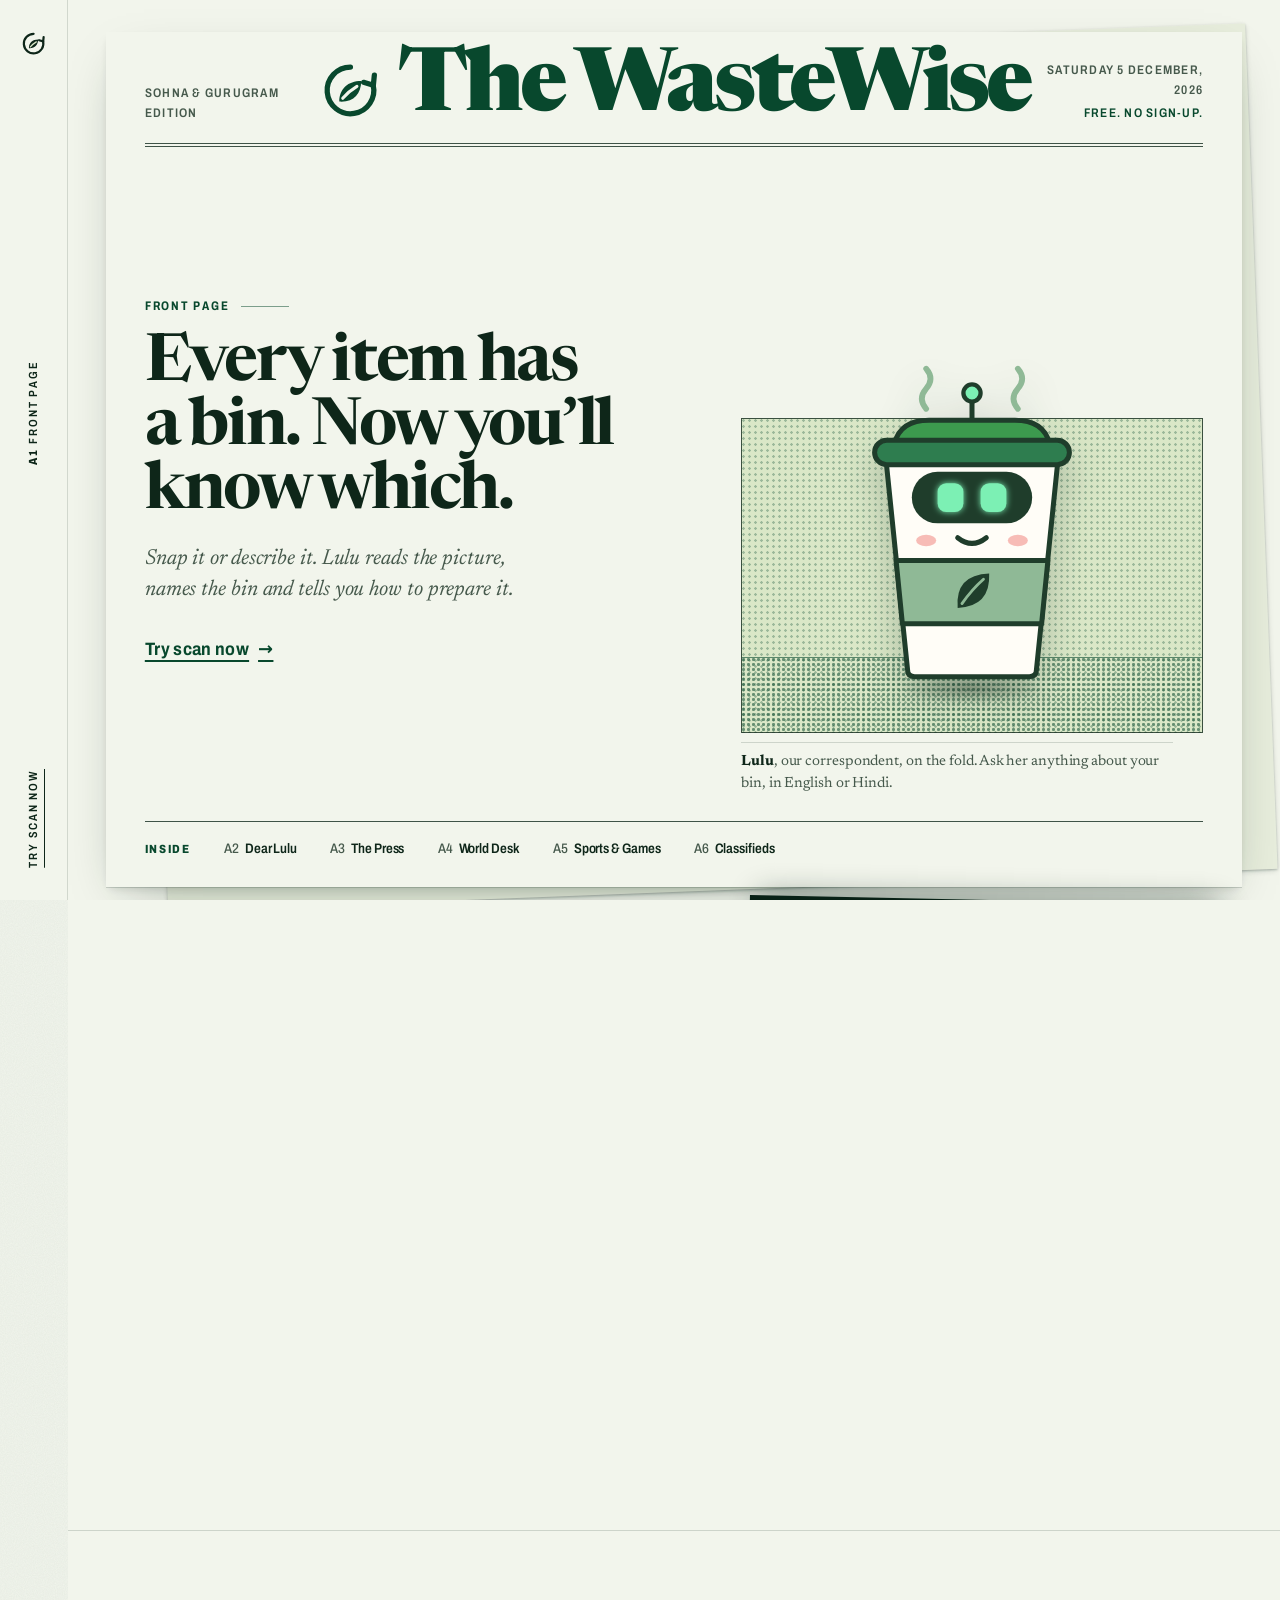
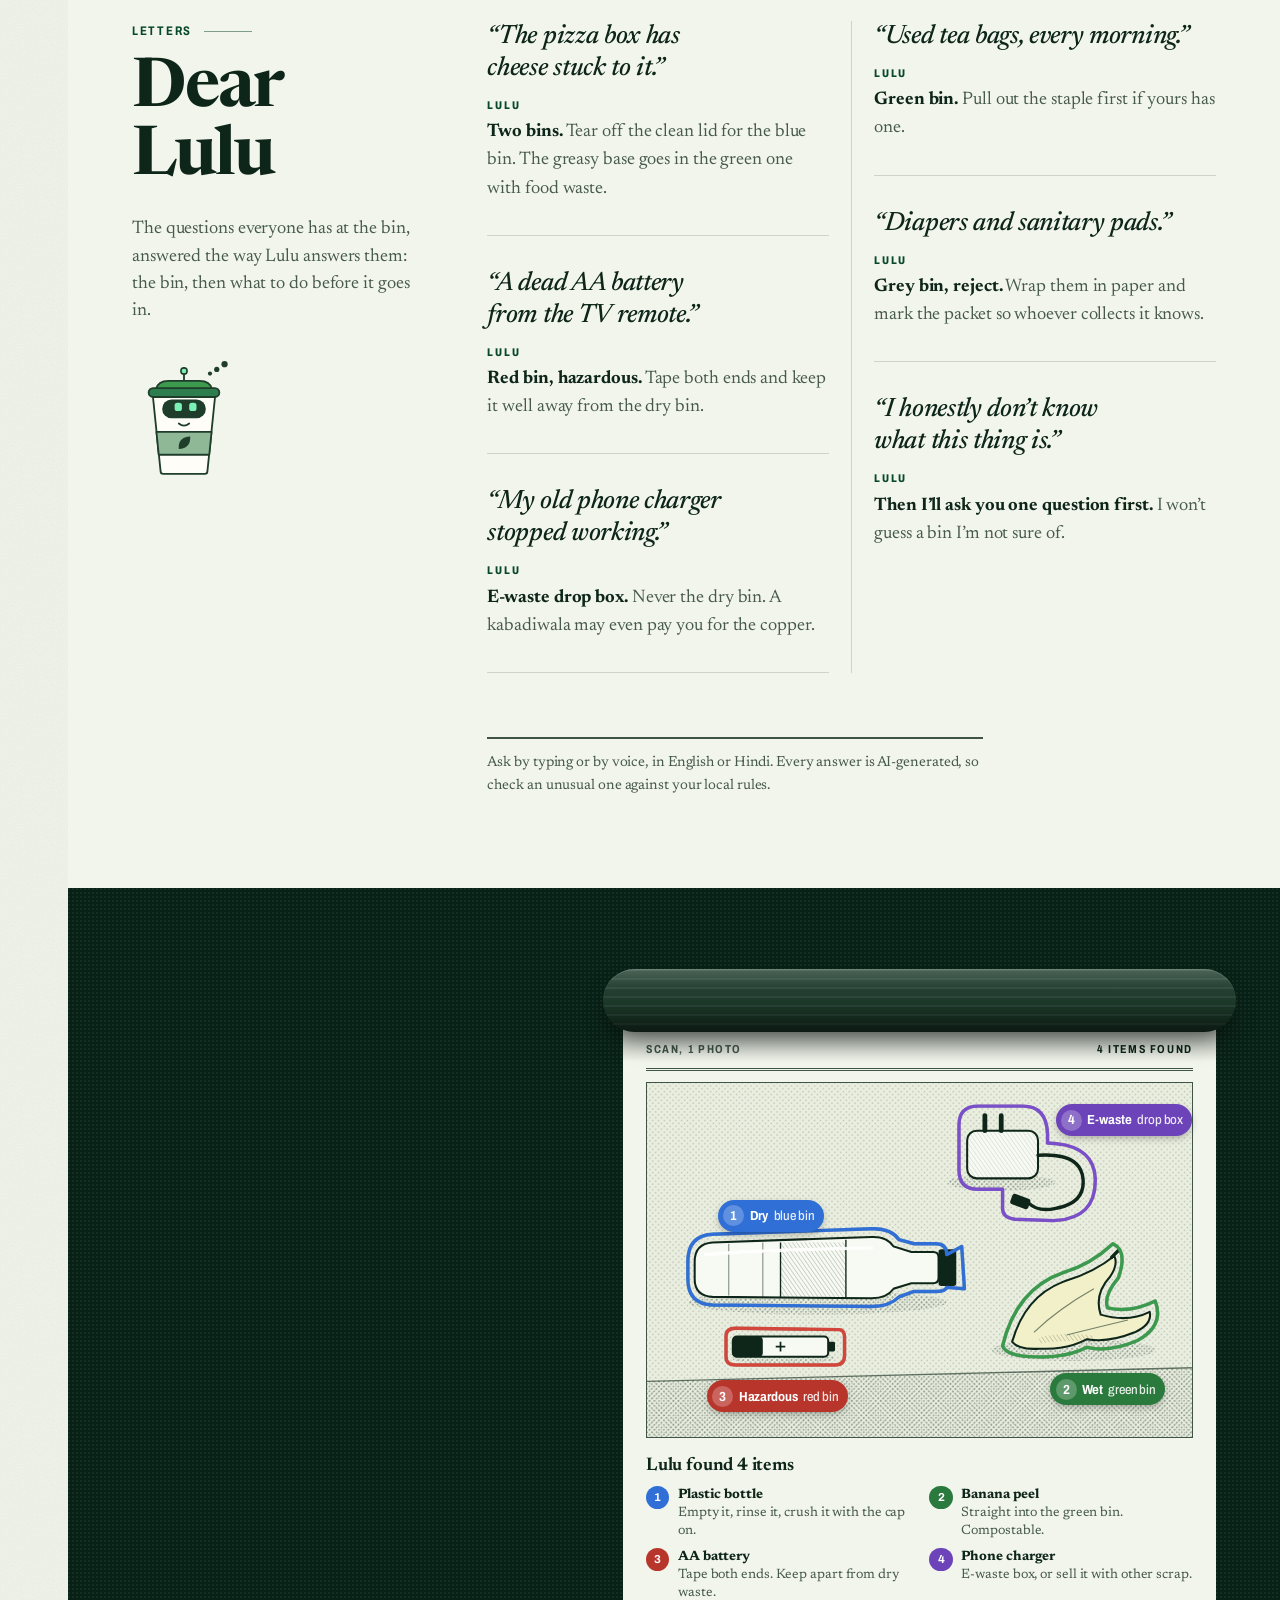
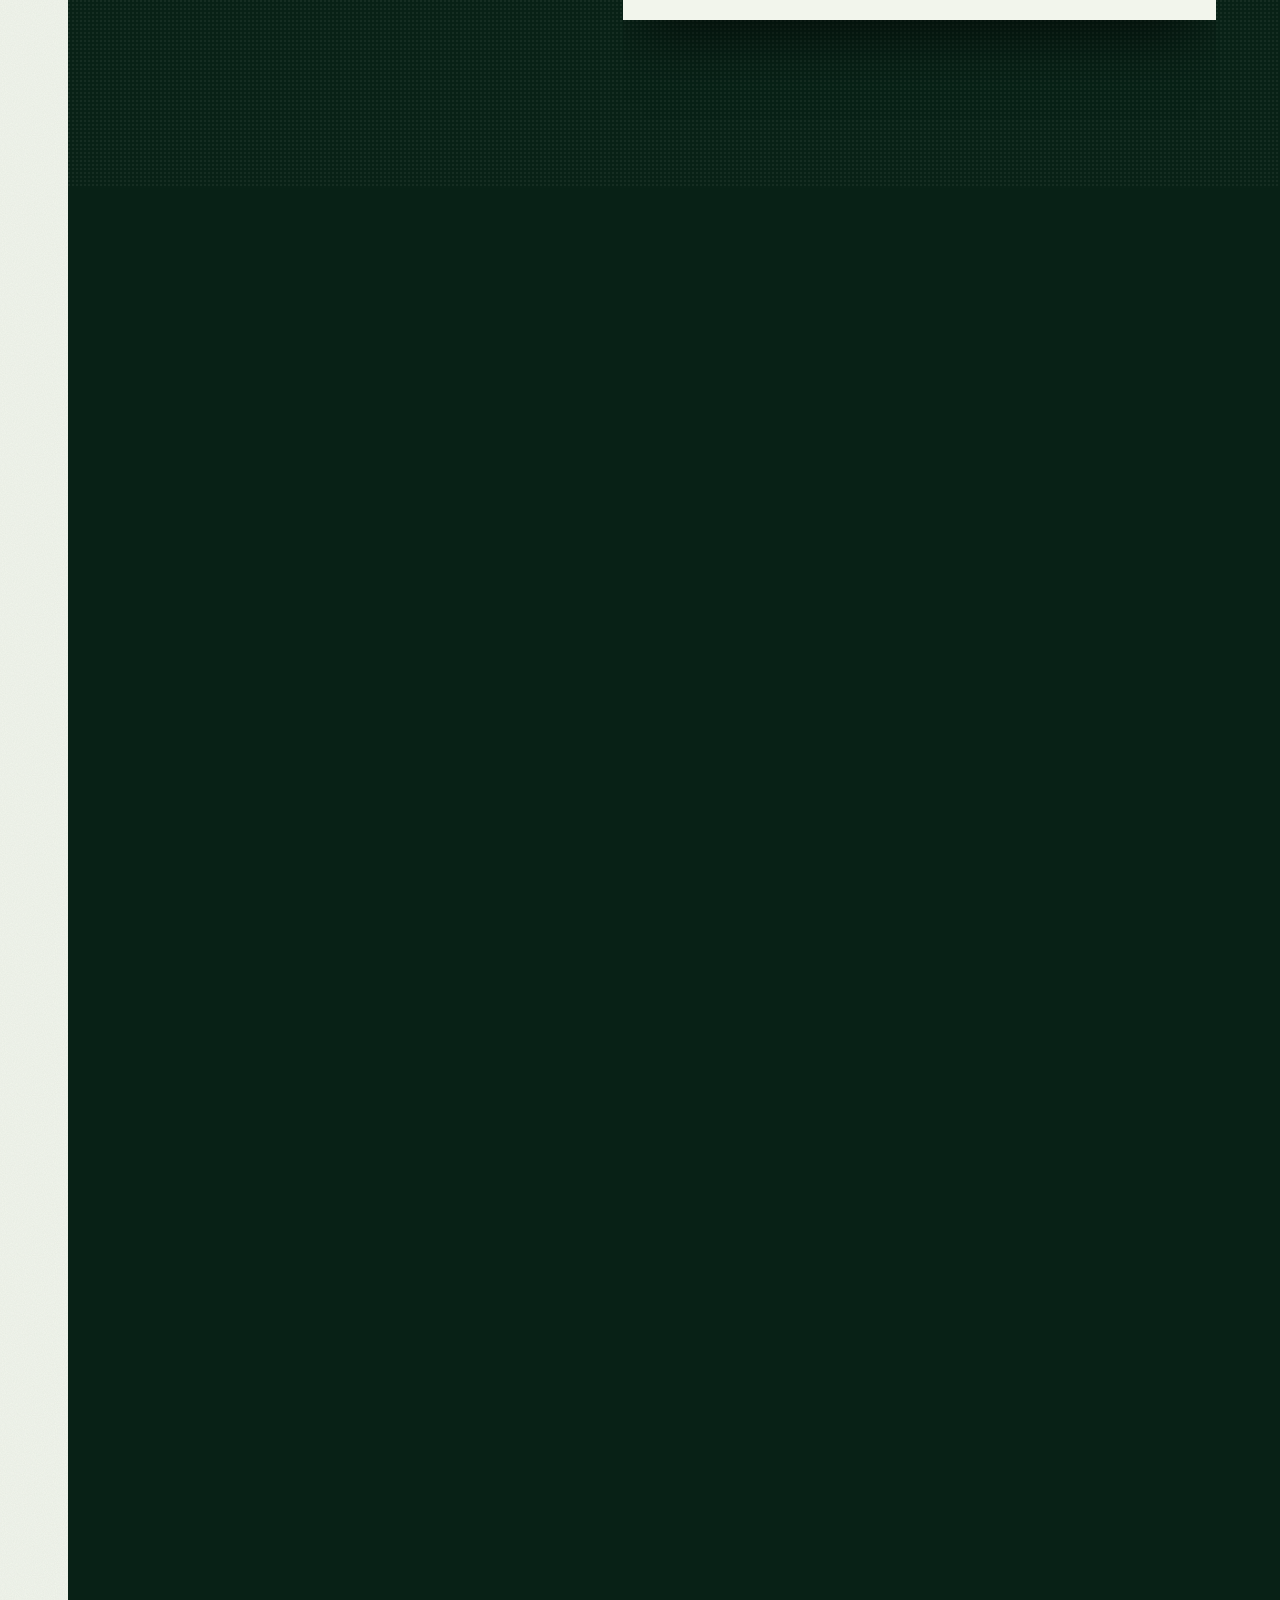
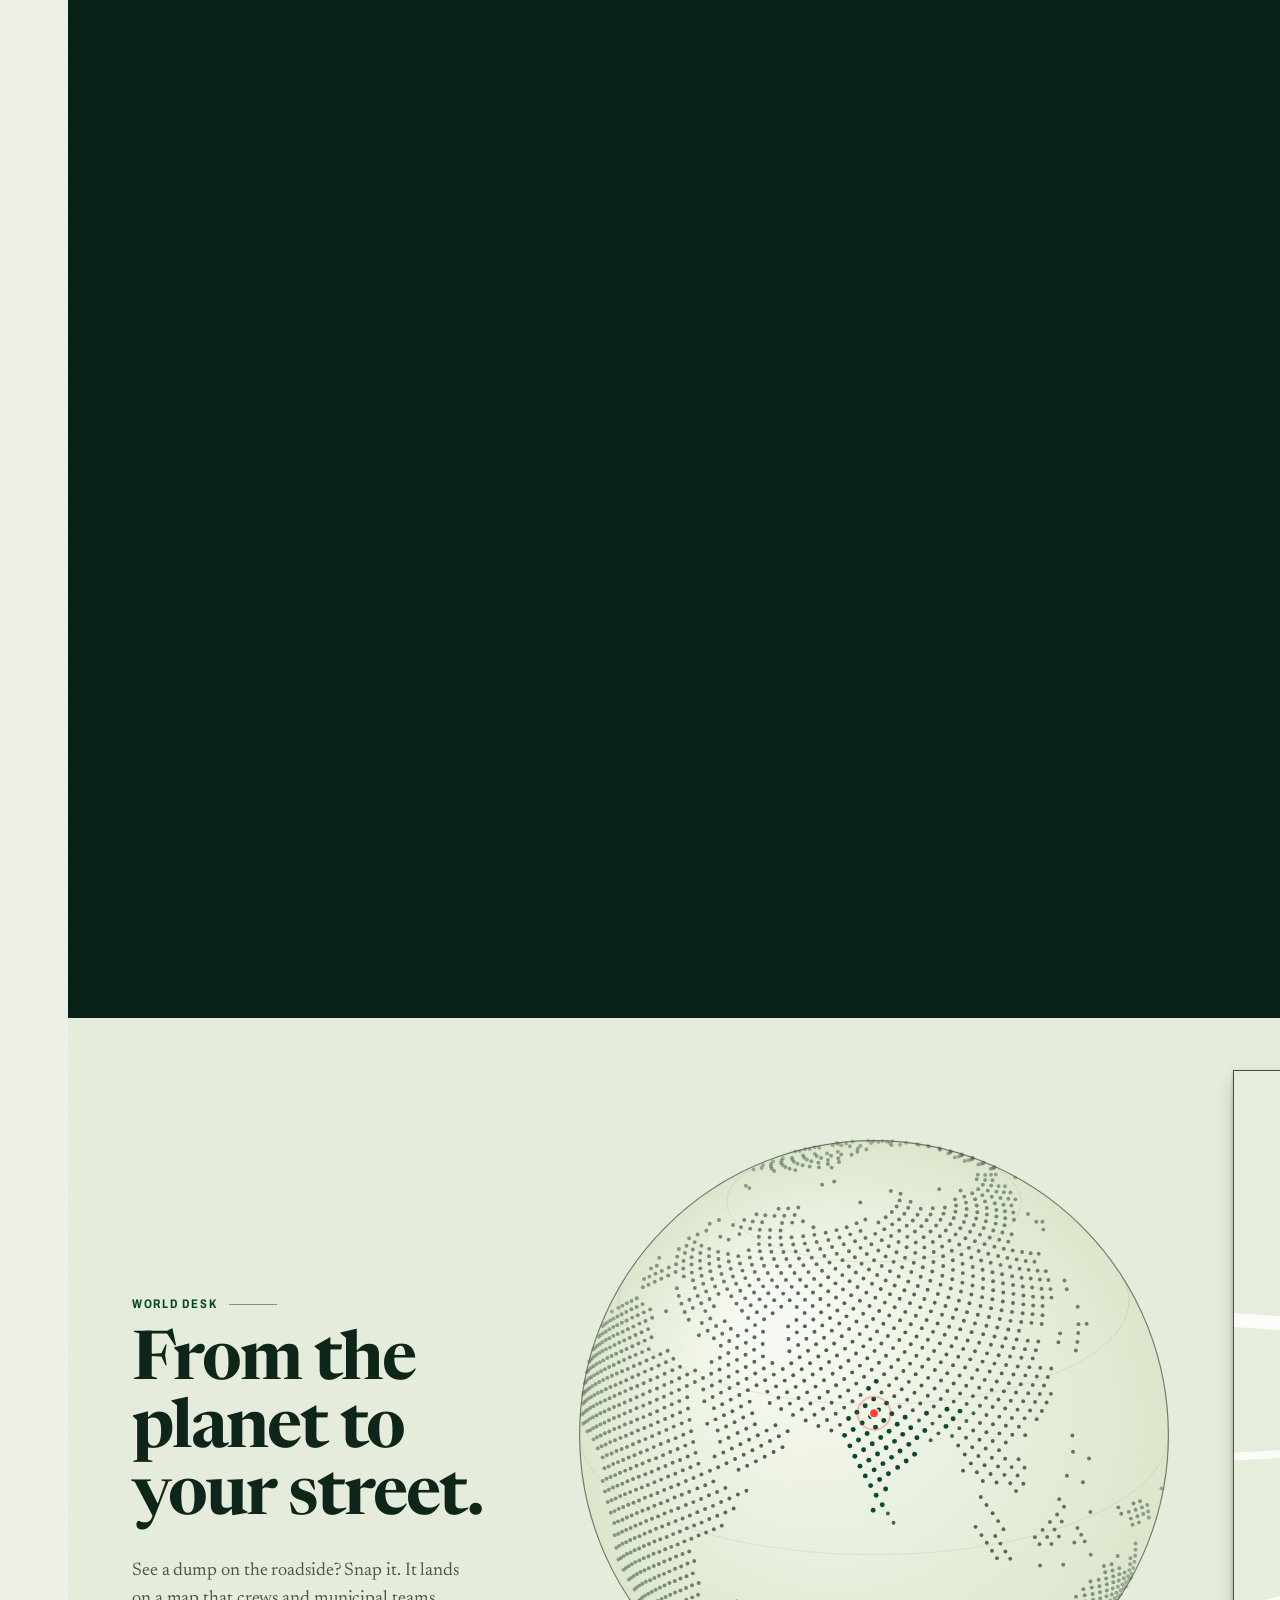
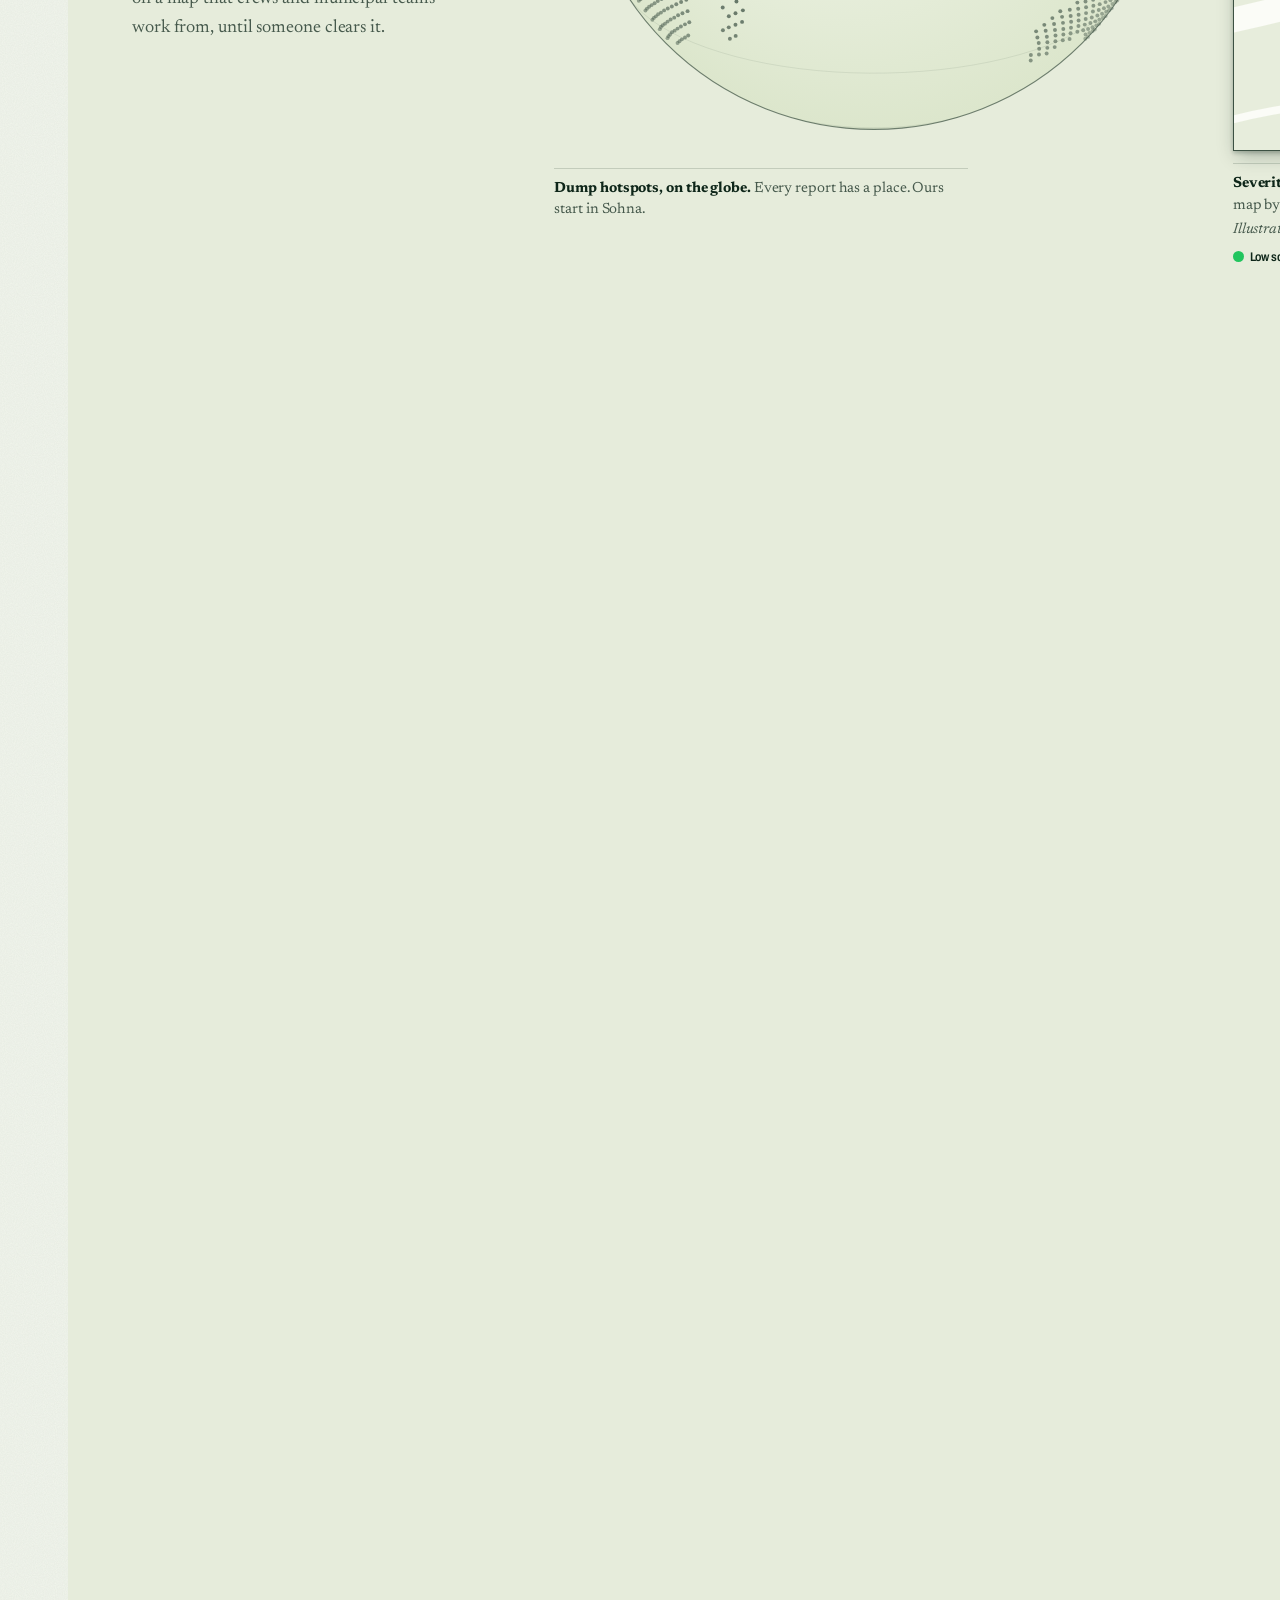
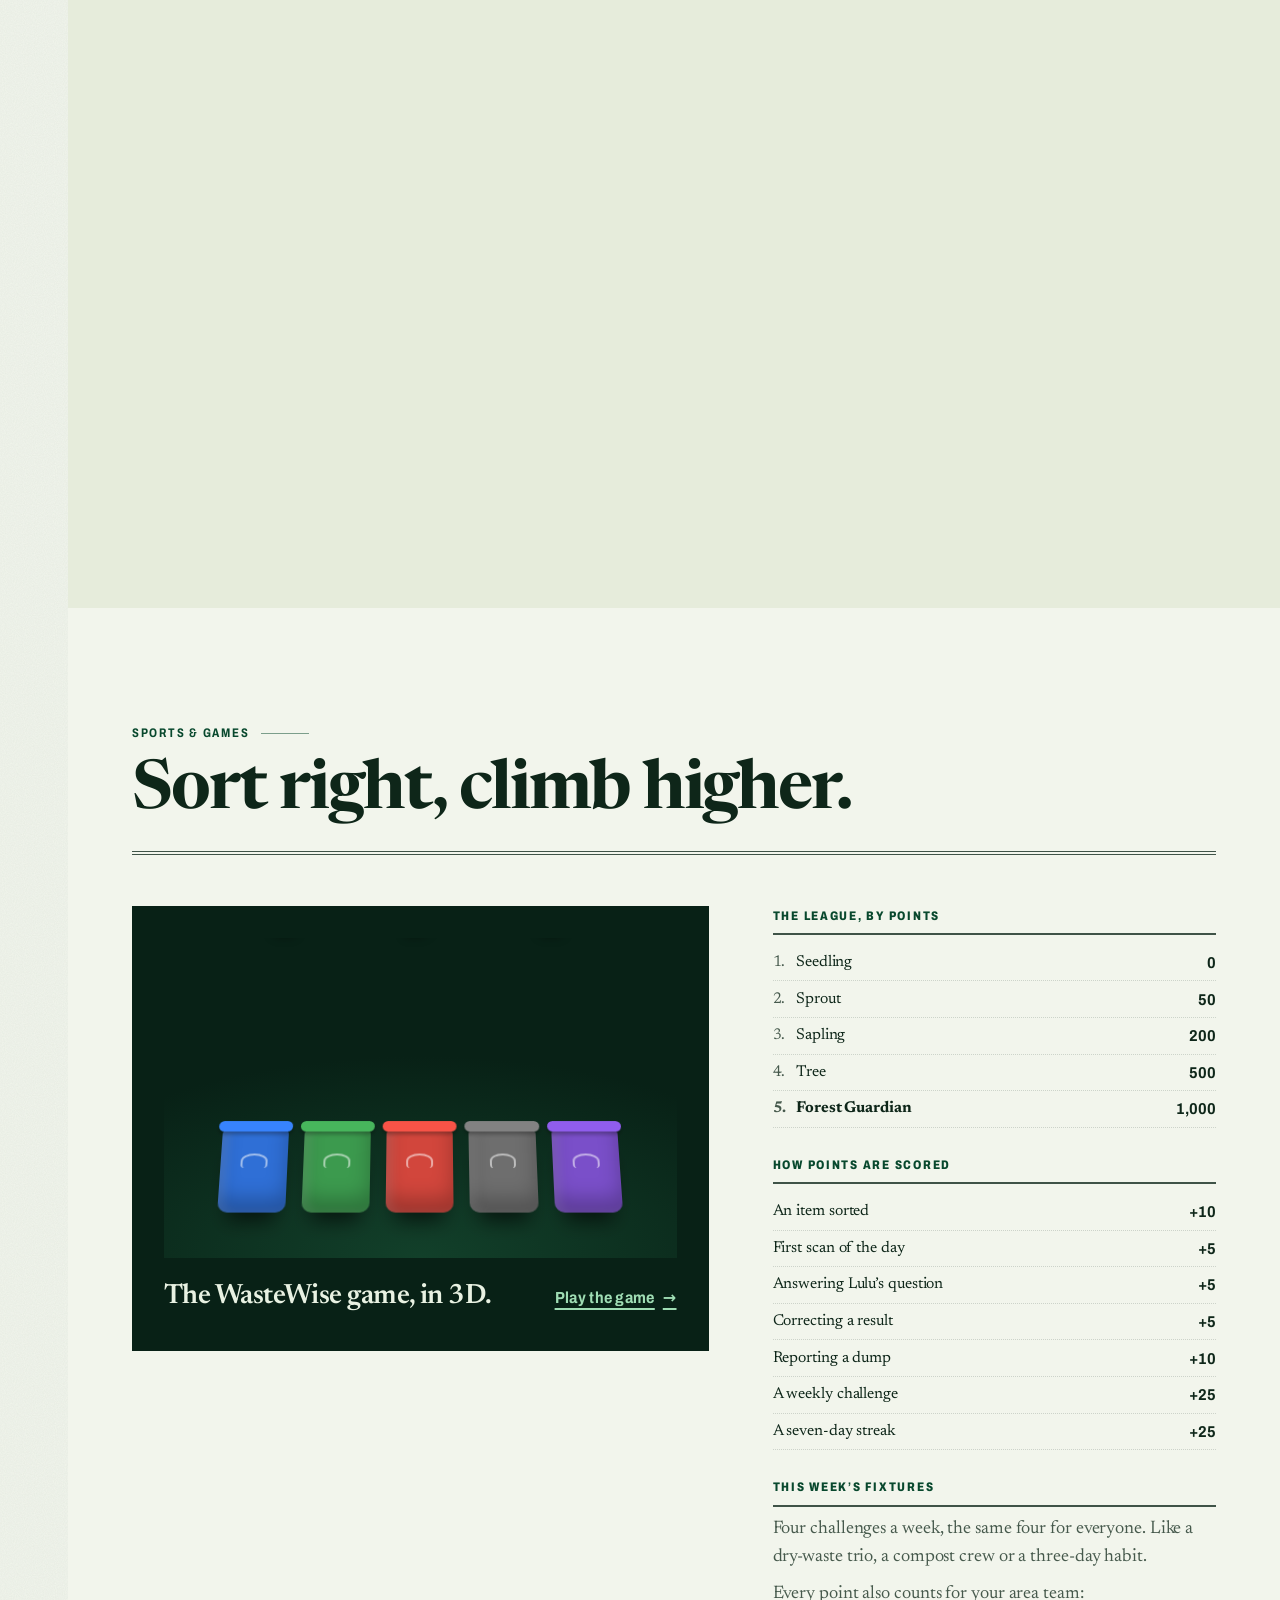
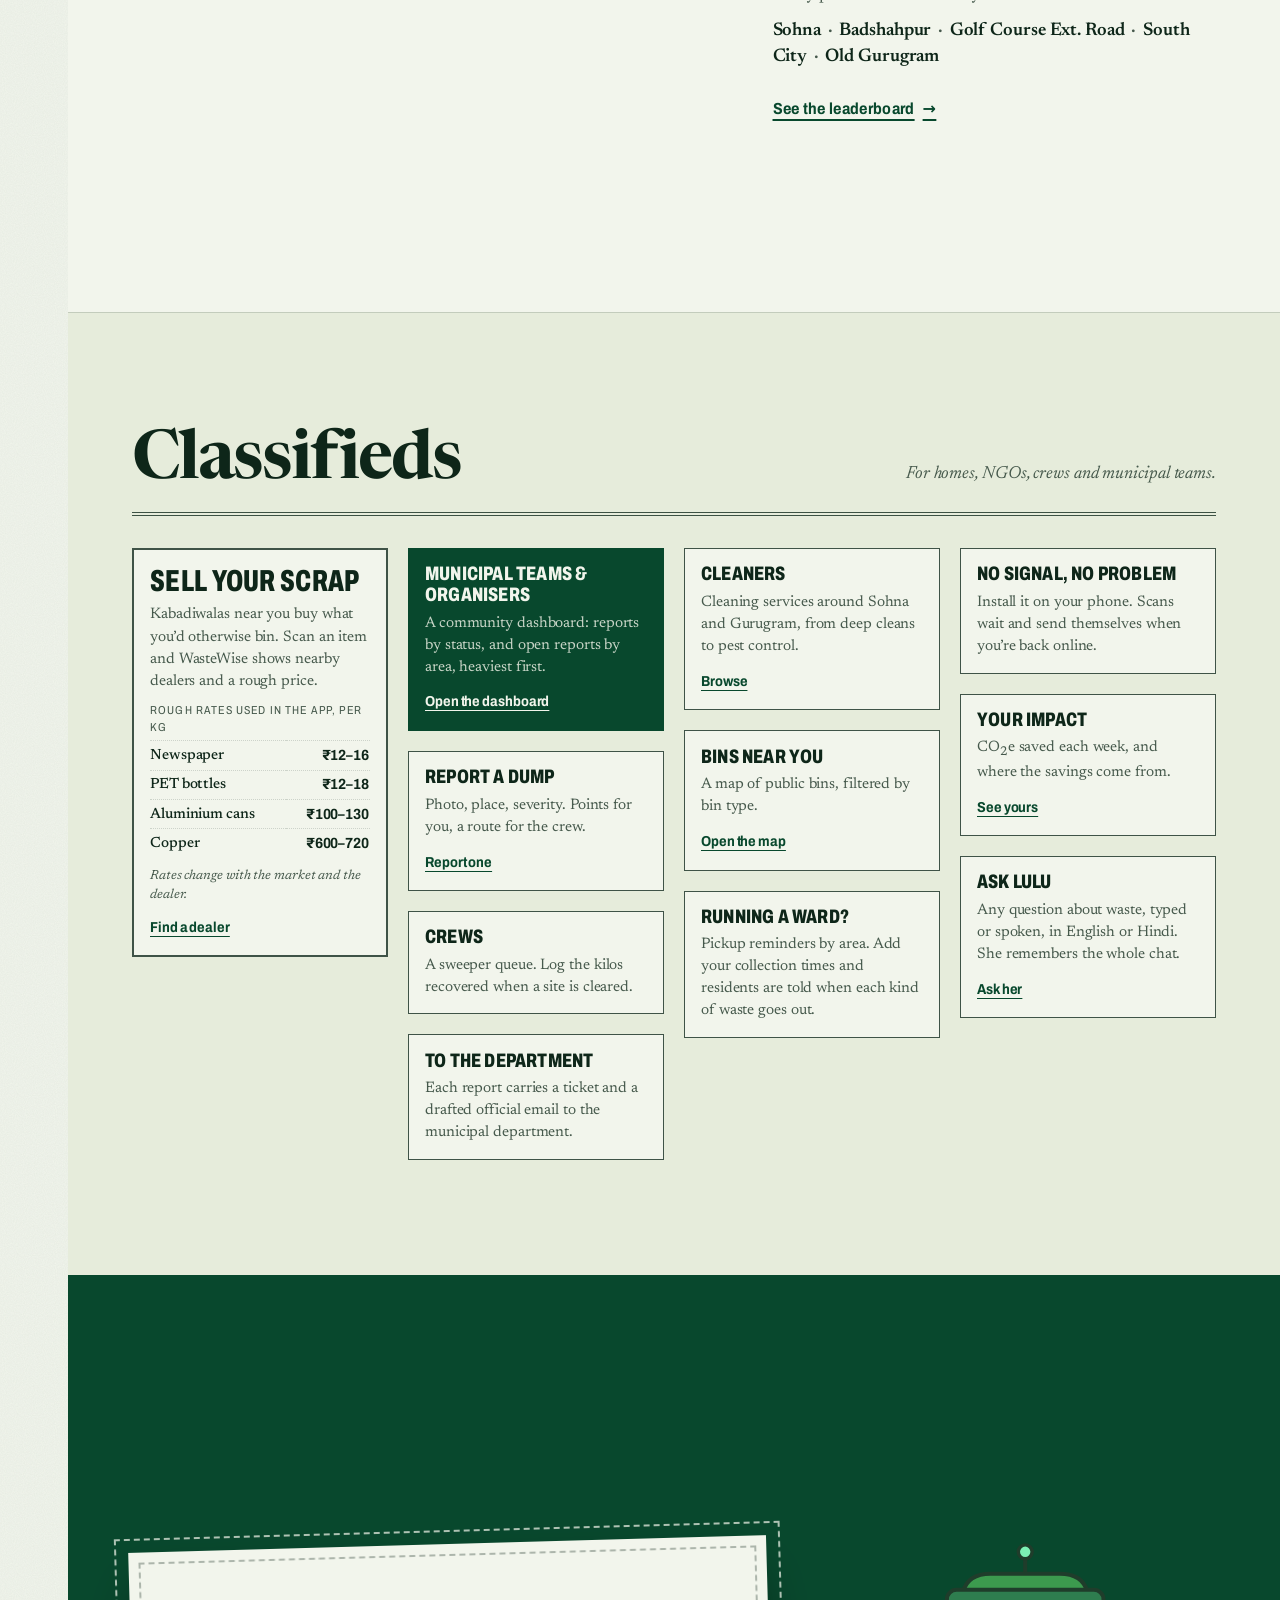
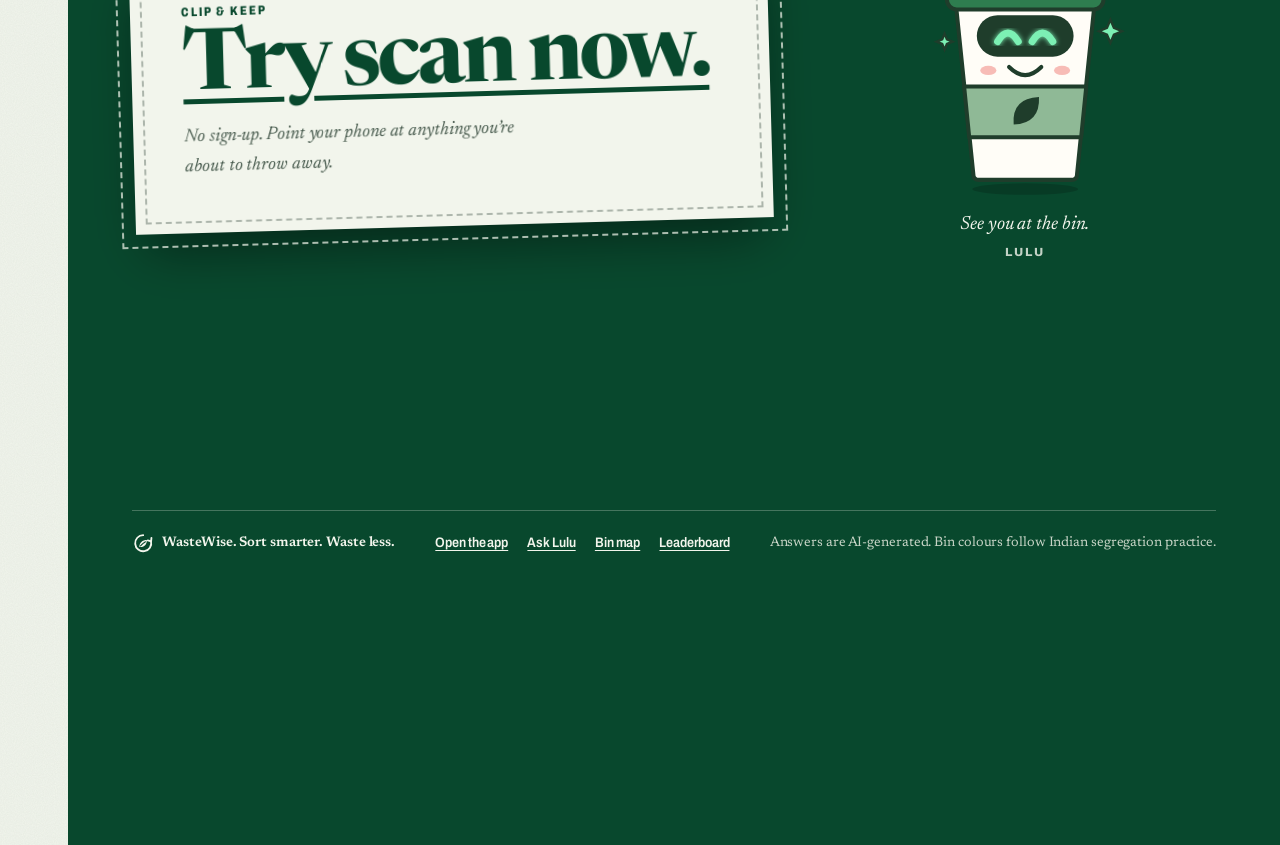
<file: broadsheet/index.html>
<!doctype html>
<html lang="en">
<head>
<meta charset="utf-8">
<meta name="viewport" content="width=device-width, initial-scale=1, viewport-fit=cover">
<title>WasteWise · Sort smarter. Waste less.</title>
<meta name="description" content="Snap or describe anything. Lulu finds every item in the picture, names its bin and tells you how to prepare it. For homes, NGOs, crews and municipal teams.">
<meta property="og:title" content="WasteWise · Sort smarter. Waste less.">
<meta property="og:description" content="Snap or describe anything. Lulu names the bin and tells you how to prepare it.">
<meta property="og:type" content="website">
<meta name="theme-color" content="#F2F5EC">
<link rel="icon" type="image/svg+xml" href="favicon.svg">
<link rel="preload" href="fonts/newsreader-latin-standard-normal.woff2" as="font" type="font/woff2" crossorigin>
<link rel="stylesheet" href="fonts/fonts.css">
<link rel="stylesheet" href="scrollcraft.css">
<link rel="stylesheet" href="site.css">
</head>
<body>

<!-- Folio: the running head of the paper. It names the section you are in and jumps. -->
<nav class="folio" aria-label="Sections">
  <a class="folio__mark" href="#front" aria-label="WasteWise, front page">
    <svg viewBox="0 0 32 32" aria-hidden="true"><use href="#ww-logo"/></svg>
  </a>
  <p class="folio__now" aria-live="polite"><span class="folio__page" id="folioPage">A1</span> <span id="folioName">Front Page</span></p>
  <a class="folio__cta" data-app="#scan" href="/app.html#scan">Try scan now</a>
</nav>

<svg width="0" height="0" style="position:absolute" aria-hidden="true">
  <defs>
    <symbol id="ww-logo" viewBox="0 0 32 32">
      <path d="M16 4.5a11.5 11.5 0 1 0 11.2 8.8" fill="none" stroke="currentColor" stroke-width="2.6" stroke-linecap="round"/>
      <path d="M27.8 8.4l-.5 5-4.8-1.4" fill="none" stroke="currentColor" stroke-width="2.6" stroke-linecap="round" stroke-linejoin="round"/>
      <path d="M10.5 21.5c0-6.4 4.3-10.2 10.8-10.2 0 6.4-3.9 10.7-10.8 10.2Z" fill="currentColor"/>
      <path d="M12.2 19.9c2.2-2.6 4.3-4.3 7-5.9" stroke="var(--ww-logo-vein, #DAE7C7)" stroke-width="1.5" fill="none" stroke-linecap="round"/>
    </symbol>
    <pattern id="halftone" width="6" height="6" patternUnits="userSpaceOnUse" patternTransform="rotate(45)">
      <circle cx="3" cy="3" r="1.15" fill="#0E2619" opacity=".22"/>
    </pattern>
    <pattern id="halftone-dense" width="5" height="5" patternUnits="userSpaceOnUse" patternTransform="rotate(45)">
      <circle cx="2.5" cy="2.5" r="1.5" fill="#0E2619" opacity=".3"/>
    </pattern>
    <pattern id="hatch" width="5" height="5" patternUnits="userSpaceOnUse" patternTransform="rotate(-35)">
      <line x1="0" y1="0" x2="0" y2="5" stroke="#0E2619" stroke-width="1" opacity=".55"/>
    </pattern>
  </defs>
</svg>

<main id="top">

<!-- ================================================================
     A1 · FRONT PAGE  (pin, short: the layered planes)
     ================================================================ -->
<section id="front" class="ch ch--front" data-folio="A1|Front Page" data-sc-act="pin" data-sc-span="1.7">
  <div data-sc-stage class="front">

    <!-- far plane: yesterday's paper underneath -->
    <div class="front__under" aria-hidden="true">
      <div class="front__under-cols"><i></i><i></i><i></i><i></i><i></i></div>
    </div>

    <!-- mid plane: today's front page -->
    <article class="sheet">
      <header class="mast">
        <p class="mast__edition">Sohna &amp; Gurugram edition</p>
        <p class="mast__title">
          <svg class="mast__logo" viewBox="0 0 32 32" aria-hidden="true"><use href="#ww-logo"/></svg>
          <span>The WasteWise</span>
        </p>
        <p class="mast__date"><time id="todayDate">Today</time> <span class="mast__price">Free. No sign-up.</span></p>
      </header>

      <div class="front__grid">
        <div class="front__lead">
          <p class="kicker">Front page</p>
          <h1 class="front__h1">Every item has a bin. Now you&rsquo;ll know which.</h1>
          <p class="front__dek">Snap it or describe it. Lulu reads the picture, names the bin and tells you how to prepare it.</p>
          <p class="front__cta"><a class="cta-line" data-app="#scan" href="/app.html#scan">Try scan now <span aria-hidden="true">&rarr;</span></a></p>
        </div>

        <figure class="front__photo">
          <div class="front__frame" aria-hidden="true"></div>
          <figcaption><strong>Lulu</strong>, our correspondent, on the fold. Ask her anything about your bin, in English or Hindi.</figcaption>
        </figure>
      </div>

      <nav class="index" aria-label="Inside today">
        <p class="index__h">Inside</p>
        <a href="#letters"><span>A2</span> Dear Lulu</a>
        <a href="#press"><span>A3</span> The Press</a>
        <a href="#world"><span>A4</span> World Desk</a>
        <a href="#games"><span>A5</span> Sports &amp; Games</a>
        <a href="#classifieds"><span>A6</span> Classifieds</a>
      </nav>
    </article>

    <!-- subject plane: Lulu climbs out of her photograph -->
    <div class="front__lulu" aria-hidden="true">
      <div class="front__lulu-shadow"></div>
      <svg class="lulu" viewBox="0 0 200 240">
        <defs><filter id="glow-a" x="-50%" y="-50%" width="200%" height="200%"><feGaussianBlur stdDeviation="2.2" result="b"/><feMerge><feMergeNode in="b"/><feMergeNode in="SourceGraphic"/></feMerge></filter></defs>
        <g class="lulu-bob">
          <g stroke="#8FB996" stroke-width="4" stroke-linecap="round" fill="none"><path class="lulu-steam" d="M68 36 q-6 -7 0 -14 q6 -7 0 -14"/><path class="lulu-steam lulu-steam-2" d="M132 36 q-6 -7 0 -14 q6 -7 0 -14"/></g>
          <line x1="100" y1="44" x2="100" y2="30" stroke="#1F3D2B" stroke-width="3.5" stroke-linecap="round"/>
          <circle cx="100" cy="25" r="6" fill="#7CF0B4" stroke="#1F3D2B" stroke-width="3"/>
          <path d="M40 72 L160 72 L145 218 Q145 223 140 223 L60 223 Q55 223 55 218 Z" fill="#FFFDF7" stroke="#1F3D2B" stroke-width="3.5" stroke-linejoin="round"/>
          <path d="M47 142 L153 142 L148.6 186 L51.4 186 Z" fill="#8FB996" stroke="#1F3D2B" stroke-width="3.5" stroke-linejoin="round"/>
          <path d="M90 175 Q88 152 112 151 Q113 174 90 175 Z" fill="#1F3D2B"/>
          <path d="M93 172 Q100 162 108 155" stroke="#8FB996" stroke-width="2" fill="none" stroke-linecap="round"/>
          <path d="M46 60 Q50 44 70 44 L130 44 Q150 44 154 60 Z" fill="#3C9A4E" stroke="#1F3D2B" stroke-width="3.5" stroke-linejoin="round"/>
          <rect x="32" y="58" width="136" height="17" rx="8.5" fill="#2E7D4F" stroke="#1F3D2B" stroke-width="3.5"/>
          <rect x="58" y="80" width="84" height="36" rx="18" fill="#1F3D2B"/>
          <g fill="#7CF0B4" filter="url(#glow-a)" class="lulu-blink"><rect x="76" y="88" width="18" height="20" rx="6"/><rect x="106" y="88" width="18" height="20" rx="6"/></g>
          <ellipse cx="68" cy="128" rx="7" ry="4" fill="#F4A6A0" opacity=".75"/><ellipse cx="132" cy="128" rx="7" ry="4" fill="#F4A6A0" opacity=".75"/>
          <path d="M90 126 Q100 134 110 126" stroke="#1F3D2B" stroke-width="3.5" stroke-linecap="round" fill="none"/>
        </g>
      </svg>
    </div>

    <!-- near plane: the next page sliding up, already printing -->
    <div class="front__next" aria-hidden="true">
      <span>Late edition</span>
      <span>The Press, page A3</span>
    </div>
  </div>
</section>

<!-- ================================================================
     A2 · DEAR LULU  (flow: the quiet before the press)
     ================================================================ -->
<section id="letters" class="ch ch--letters sc-section" data-folio="A2|Dear Lulu" data-sc-act="flow">
  <div class="sc-wrap letters">
    <header class="letters__head" data-sc-in>
      <p class="kicker">Letters</p>
      <h2 class="ch__title">Dear Lulu</h2>
      <p class="letters__note">The questions everyone has at the bin, answered the way Lulu answers them: the bin, then what to do before it goes in.</p>
      <svg class="lulu lulu--small" viewBox="0 0 200 240" aria-hidden="true">
        <g>
          <line x1="100" y1="44" x2="100" y2="30" stroke="#1F3D2B" stroke-width="3.5" stroke-linecap="round"/>
          <circle cx="100" cy="25" r="6" fill="#7CF0B4" stroke="#1F3D2B" stroke-width="3"/>
          <path d="M40 72 L160 72 L145 218 Q145 223 140 223 L60 223 Q55 223 55 218 Z" fill="#FFFDF7" stroke="#1F3D2B" stroke-width="3.5" stroke-linejoin="round"/>
          <path d="M47 142 L153 142 L148.6 186 L51.4 186 Z" fill="#8FB996" stroke="#1F3D2B" stroke-width="3.5" stroke-linejoin="round"/>
          <path d="M90 175 Q88 152 112 151 Q113 174 90 175 Z" fill="#1F3D2B"/>
          <path d="M46 60 Q50 44 70 44 L130 44 Q150 44 154 60 Z" fill="#3C9A4E" stroke="#1F3D2B" stroke-width="3.5" stroke-linejoin="round"/>
          <rect x="32" y="58" width="136" height="17" rx="8.5" fill="#2E7D4F" stroke="#1F3D2B" stroke-width="3.5"/>
          <rect x="58" y="80" width="84" height="36" rx="18" fill="#1F3D2B"/>
          <g fill="#7CF0B4"><rect x="82" y="86" width="14" height="16" rx="5"/><rect x="110" y="86" width="14" height="16" rx="5"/></g>
          <path d="M90 126 Q100 134 110 126" stroke="#1F3D2B" stroke-width="3.5" stroke-linecap="round" fill="none"/>
          <g fill="#1F3D2B"><circle class="lulu-dot" cx="150" cy="30" r="4"/><circle class="lulu-dot" cx="163" cy="22" r="5" style="animation-delay:.2s"/><circle class="lulu-dot" cx="178" cy="12" r="6" style="animation-delay:.4s"/></g>
        </g>
      </svg>
    </header>

    <div class="letters__cols" data-sc-in data-sc-stagger="60">
      <article class="letter">
        <h3 class="letter__q">&ldquo;The pizza box has cheese stuck to it.&rdquo;</h3>
        <p class="letter__a"><b>Two bins.</b> Tear off the clean lid for the blue bin. The greasy base goes in the green one with food waste.</p>
      </article>
      <article class="letter">
        <h3 class="letter__q">&ldquo;A dead AA battery from the TV remote.&rdquo;</h3>
        <p class="letter__a"><b>Red bin, hazardous.</b> Tape both ends and keep it well away from the dry bin.</p>
      </article>
      <article class="letter">
        <h3 class="letter__q">&ldquo;My old phone charger stopped working.&rdquo;</h3>
        <p class="letter__a"><b>E-waste drop box.</b> Never the dry bin. A kabadiwala may even pay you for the copper.</p>
      </article>
      <article class="letter">
        <h3 class="letter__q">&ldquo;Used tea bags, every morning.&rdquo;</h3>
        <p class="letter__a"><b>Green bin.</b> Pull out the staple first if yours has one.</p>
      </article>
      <article class="letter">
        <h3 class="letter__q">&ldquo;Diapers and sanitary pads.&rdquo;</h3>
        <p class="letter__a"><b>Grey bin, reject.</b> Wrap them in paper and mark the packet so whoever collects it knows.</p>
      </article>
      <article class="letter letter--lulu">
        <h3 class="letter__q">&ldquo;I honestly don&rsquo;t know what this thing is.&rdquo;</h3>
        <p class="letter__a"><b>Then I&rsquo;ll ask you one question first.</b> I won&rsquo;t guess a bin I&rsquo;m not sure of.</p>
      </article>
    </div>

    <p class="letters__small">Ask by typing or by voice, in English or Hindi. Every answer is AI-generated, so check an unusual one against your local rules.</p>
  </div>
</section>

<!-- ================================================================
     A3 · THE PRESS  (pin, the peak: the scan prints itself)
     ================================================================ -->
<section id="press" class="ch ch--press" data-folio="A3|The Press" data-sc-act="pin" data-sc-span="3.7">
  <div data-sc-stage class="press">

    <div class="press__copy">
      <div class="press__cue" data-sc-cue="0 0.36 0">
        <p class="kicker kicker--dark">The Press</p>
        <h2 class="press__h">One photo. Everything in it, sorted.</h2>
        <p class="press__p">Snap a cluttered counter or a single wrapper. No sorting it out first.</p>
      </div>
      <div class="press__cue" data-sc-cue="0.33 0.68">
        <h2 class="press__h">Every item, outlined in its bin&rsquo;s colour.</h2>
        <p class="press__p">Lulu finds each thing in the frame and tags it: blue, green, red, grey or the e-waste box.</p>
      </div>
      <div class="press__cue" data-sc-cue="0.64 1.3 0.12 0.12">
        <h2 class="press__h">Then how to prepare each one.</h2>
        <p class="press__p">Up to four short steps per item, and a nudge when something is worth selling to a kabadiwala.</p>
        <p><a class="cta-line cta-line--dark" data-app="#scan" href="/app.html#scan">Try scan now <span aria-hidden="true">&rarr;</span></a></p>
      </div>
    </div>

    <div class="press__machine" aria-hidden="true">
      <div class="roller"><div class="roller__ridges"></div><div class="roller__shade"></div></div>
      <div class="slot">
        <div class="print" id="print">
          <div class="print__head"><span>Scan, 1 photo</span><span>4 items found</span></div>

          <div class="print__photo">
            <svg viewBox="0 0 800 520" class="tray">
              <rect width="800" height="520" fill="#E9EEDF"/>
              <rect width="800" height="520" fill="url(#halftone)"/>
              <!-- counter edge -->
              <path d="M0 438 L800 418 L800 520 L0 520 Z" fill="url(#halftone-dense)"/>
              <path d="M0 438 L800 418" stroke="#0E2619" stroke-width="2" opacity=".6"/>

              <!-- 1 PET bottle, lying down -->
              <g class="obj">
                <ellipse cx="250" cy="322" rx="190" ry="18" fill="url(#halftone-dense)"/>
                <path d="M70 262 Q70 236 96 234 L330 226 Q352 225 362 240 L388 248 L420 248 Q428 248 428 256 L428 286 Q428 294 420 294 L388 294 L362 302 Q352 316 330 316 L96 314 Q70 312 70 288 Z" fill="#F7FAF2" stroke="#0E2619" stroke-width="3"/>
                <path d="M120 236 L120 312 M170 234 L170 314" stroke="#0E2619" stroke-width="1.6" opacity=".5"/>
                <rect x="196" y="234" width="96" height="80" fill="url(#hatch)"/>
                <path d="M196 234 L196 314 M292 230 L292 316" stroke="#0E2619" stroke-width="2"/>
                <rect x="428" y="244" width="26" height="54" rx="4" fill="#0E2619"/>
                <path d="M86 252 Q150 246 330 242" stroke="#fff" stroke-width="5" stroke-linecap="round" opacity=".9"/>
              </g>
              <!-- 2 banana peel -->
              <g class="obj" transform="translate(16 40)">
                <ellipse cx="610" cy="352" rx="120" ry="16" fill="url(#halftone-dense)"/>
                <path d="M520 340 Q540 270 600 250 Q640 238 670 214 Q676 226 664 244 Q640 270 650 300 Q690 312 722 296 Q726 314 700 326 Q660 342 630 336 Q600 352 560 350 Q530 352 520 340 Z" fill="#F2F0C8" stroke="#0E2619" stroke-width="3" stroke-linejoin="round"/>
                <path d="M552 326 Q590 290 640 262" stroke="#0E2619" stroke-width="1.6" fill="none" opacity=".55"/>
                <path d="M600 330 Q640 320 690 308" stroke="#0E2619" stroke-width="1.6" fill="none" opacity=".55"/>
                <path d="M666 216 L676 206" stroke="#0E2619" stroke-width="5" stroke-linecap="round"/>
                <path d="M560 338 Q600 330 640 336" stroke="url(#hatch)" stroke-width="10" fill="none"/>
              </g>
              <!-- 3 AA battery -->
              <g class="obj">
                <ellipse cx="200" cy="404" rx="76" ry="9" fill="url(#halftone-dense)"/>
                <rect x="126" y="372" width="140" height="30" rx="6" fill="#F7FAF2" stroke="#0E2619" stroke-width="3"/>
                <rect x="126" y="372" width="44" height="30" rx="6" fill="#0E2619"/>
                <rect x="266" y="380" width="10" height="14" rx="2" fill="#0E2619"/>
                <path d="M196 380 L196 394 M189 387 L203 387" stroke="#0E2619" stroke-width="2.5"/>
              </g>
              <!-- 4 charger + cable -->
              <g class="obj">
                <ellipse cx="520" cy="146" rx="80" ry="12" fill="url(#halftone-dense)"/>
                <rect x="470" y="70" width="104" height="70" rx="14" fill="#F7FAF2" stroke="#0E2619" stroke-width="3"/>
                <rect x="470" y="70" width="104" height="70" rx="14" fill="url(#hatch)" opacity=".5"/>
                <path d="M496 70 L496 48 M520 70 L520 48" stroke="#0E2619" stroke-width="7" stroke-linecap="round"/>
                <path d="M574 106 Q636 102 640 140 Q644 176 600 184 Q574 190 560 176" stroke="#0E2619" stroke-width="5" fill="none" stroke-linecap="round"/>
                <rect x="534" y="166" width="28" height="16" rx="4" fill="#0E2619" transform="rotate(20 548 174)"/>
              </g>

              <!-- scan line -->
              <g class="scanline"><rect x="0" y="-6" width="800" height="6" fill="#7CF0B4"/><rect x="0" y="-60" width="800" height="54" fill="#7CF0B4" opacity=".14"/></g>

              <!-- outlines, drawn in bin colours -->
              <path class="outline" pathLength="1" stroke="#2F6FD6" d="M60 262 Q60 224 96 222 L330 214 Q358 213 370 230 L392 236 L424 236 Q440 236 440 252 L462 240 L466 302 L440 300 Q438 306 424 306 L392 306 L370 314 Q356 328 330 328 L96 326 Q60 324 60 288 Z"/>
              <path class="outline" pathLength="1" stroke="#3C9A4E" transform="translate(16 40)" d="M506 346 Q526 262 596 238 Q636 226 668 196 Q690 206 676 246 Q654 272 660 290 Q694 298 730 280 Q744 316 704 338 Q662 356 630 348 Q598 364 556 362 Q512 362 506 346 Z"/>
              <path class="outline" pathLength="1" stroke="#D2463C" d="M116 372 Q116 360 130 360 L282 362 Q290 362 290 374 L290 400 Q290 414 276 414 L130 414 Q116 414 116 402 Z"/>
              <path class="outline" pathLength="1" stroke="#7A4FC9" d="M486 34 L552 34 Q586 34 588 74 L588 88 Q656 90 658 140 Q660 200 596 202 L540 200 Q520 198 522 180 L522 156 L486 156 Q458 156 458 128 L458 62 Q458 34 486 34 Z"/>
            </svg>

            <span class="tag" style="--x:13%;--y:33%;--c:#2F6FD6"><b>1</b> Dry <em>blue bin</em></span>
            <span class="tag" style="--x:var(--x2, 74%);--y:82%;--c:#2B7A3D"><b>2</b> Wet <em>green bin</em></span>
            <span class="tag" style="--x:11%;--y:84%;--c:#B8352C"><b>3</b> Hazardous <em>red bin</em></span>
            <span class="tag" style="--x:var(--x4, 75%);--y:6%;--c:#6C43B8"><b>4</b> E-waste <em>drop box</em></span>
          </div>

          <div class="print__verdict">
            <p class="verdict__h">Lulu found 4 items</p>
            <ol class="verdict__list">
              <li><b style="--c:#2F6FD6">1</b><span><strong>Plastic bottle</strong> Empty it, rinse it, crush it with the cap on.</span></li>
              <li><b style="--c:#2B7A3D">2</b><span><strong>Banana peel</strong> Straight into the green bin. Compostable.</span></li>
              <li><b style="--c:#B8352C">3</b><span><strong>AA battery</strong> Tape both ends. Keep apart from dry waste.</span></li>
              <li><b style="--c:#6C43B8">4</b><span><strong>Phone charger</strong> E-waste box, or sell it with other scrap.</span></li>
            </ol>
          </div>
        </div>
      </div>
    </div>

    <p class="press__aria sc-visually-hidden">Illustration: a photo of a counter with a plastic bottle, a banana peel, an AA battery and a phone charger prints off a roller. Each item is outlined in its bin colour: dry blue bin, wet green bin, hazardous red bin, and the e-waste drop box, with preparation steps for each.</p>
  </div>
</section>

<!-- ================================================================
     A4 · WORLD DESK  (pan: planet to street)
     ================================================================ -->
<section id="world" class="ch ch--world" data-folio="A4|World Desk" data-sc-act="pan" data-sc-span="3.1">
  <div data-sc-stage class="world">
    <div class="world__rail" data-sc-pan="0.04">

      <div class="wpanel wpanel--lead">
        <p class="kicker">World Desk</p>
        <h2 class="ch__title">From the planet to your street.</h2>
        <p class="world__p">See a dump on the roadside? Snap it. It lands on a map that crews and municipal teams work from, until someone clears it.</p>
      </div>

      <figure class="wpanel wpanel--globe">
        <canvas id="globe" width="720" height="720" aria-hidden="true"></canvas>
        <figcaption><b>Dump hotspots, on the globe.</b> Every report has a place. Ours start in Sohna.</figcaption>
      </figure>

      <figure class="wpanel wpanel--map">
        <div class="map" id="map">
          <svg viewBox="0 0 600 440" aria-hidden="true" class="map__streets">
            <rect width="600" height="440" fill="#E7EDDC"/>
            <path d="M-20 360 C120 330 200 300 300 230 S470 90 640 60" class="road road--major"/>
            <path d="M40 -20 C80 120 120 220 200 300 S300 420 320 470" class="road"/>
            <path d="M-20 160 C140 170 260 190 360 160 S520 120 640 140" class="road"/>
            <path d="M380 -20 C390 100 400 200 440 300 S520 420 560 470" class="road"/>
            <path d="M-20 250 C80 250 120 230 180 240" class="road road--minor"/>
            <path d="M240 120 C300 100 330 60 340 -20" class="road road--minor"/>
            <path d="M440 300 C500 290 560 300 640 330" class="road road--minor"/>
            <path d="M0 420 C80 400 160 410 220 380" class="road road--minor"/>
            <path class="route" id="route" pathLength="1" d="M70 380 C120 350 170 310 200 300 C240 285 280 250 300 230 C330 200 360 170 380 160 C410 150 430 210 440 300 C450 330 480 360 520 380"/>
            <text x="330" y="262" class="map__label" transform="rotate(-36 330 262)">Sohna Road</text>
            <text x="54" y="140" class="map__label">Badshahpur</text>
            <text x="440" y="408" class="map__label">Sohna</text>
          </svg>
          <canvas id="heat" width="600" height="440" aria-hidden="true"></canvas>
        </div>
        <figcaption>
          <b>Severity heatmap and the sweeper route.</b> Reports warm the map by severity; crews get a route through the worst of it. <span class="sample">Illustrative map, sample reports.</span>
          <span class="legend" aria-label="Severity, low to critical"><span><i style="--c:#22C55E"></i>Low scatter</span> <span><i style="--c:#F5B400"></i>Medium</span> <span><i style="--c:#FF8A00"></i>High</span> <span><i style="--c:#FF4136"></i>Critical dump</span></span>
        </figcaption>
      </figure>

      <div class="wpanel wpanel--ticket">
        <div class="ticket">
          <p class="ticket__k">Report, sample</p>
          <p class="ticket__h">Curbside heap of plastic bottles</p>
          <dl class="ticket__dl">
            <div><dt>Severity</dt><dd><i style="--c:#FF8A00"></i>High</dd></div>
            <div><dt>Area</dt><dd>Badshahpur</dd></div>
            <div><dt>Department</dt><dd>Solid Waste Management</dd></div>
          </dl>
          <ol class="ticket__steps">
            <li class="done">Reported by a resident, with a photo</li>
            <li class="done">Sent to the municipal department</li>
            <li class="now">In the crew&rsquo;s queue</li>
            <li>Cleaned, with a before and after</li>
          </ol>
        </div>
        <p class="world__p world__p--end">Reporters hear back when a crew is on it, and again when it&rsquo;s cleaned.</p>
      </div>

    </div>
  </div>
</section>

<!-- ================================================================
     A5 · SPORTS & GAMES  (flow + iris reveal)
     ================================================================ -->
<section id="games" class="ch ch--games sc-section" data-folio="A5|Sports &amp; Games" data-sc-act="flow">
  <div class="sc-wrap games">
    <header class="games__head" data-sc-in>
      <p class="kicker">Sports &amp; Games</p>
      <h2 class="ch__title">Sort right, climb higher.</h2>
    </header>

    <figure class="game" data-sc-reveal="iris" data-sc-reveal-at="0.12 0.5">
      <div class="game__stage" aria-hidden="true">
        <div class="bins">
          <span class="bin" style="--c:#2F6FD6"></span>
          <span class="bin" style="--c:#3C9A4E"></span>
          <span class="bin" style="--c:#D2463C"></span>
          <span class="bin" style="--c:#6E6E6E"></span>
          <span class="bin" style="--c:#7A4FC9"></span>
        </div>
        <span class="drop drop--1"></span><span class="drop drop--2"></span><span class="drop drop--3"></span>
      </div>
      <figcaption class="game__cap">
        <p class="game__h">The WasteWise game, in 3D.</p>
        <a class="cta-line cta-line--dark" id="gameLink" href="#games">Play the game <span aria-hidden="true">&rarr;</span></a>
      </figcaption>
    </figure>

    <div class="games__cols" data-sc-in data-sc-stagger="70">
      <div class="table">
        <h3 class="table__h">The league, by points</h3>
        <ol class="ladder">
          <li><span>Seedling</span><span class="sc-nums">0</span></li>
          <li><span>Sprout</span><span class="sc-nums">50</span></li>
          <li><span>Sapling</span><span class="sc-nums">200</span></li>
          <li><span>Tree</span><span class="sc-nums">500</span></li>
          <li><span>Forest Guardian</span><span class="sc-nums">1,000</span></li>
        </ol>
      </div>
      <div class="table">
        <h3 class="table__h">How points are scored</h3>
        <ul class="scores">
          <li><span>An item sorted</span><span class="sc-nums">+10</span></li>
          <li><span>First scan of the day</span><span class="sc-nums">+5</span></li>
          <li><span>Answering Lulu&rsquo;s question</span><span class="sc-nums">+5</span></li>
          <li><span>Correcting a result</span><span class="sc-nums">+5</span></li>
          <li><span>Reporting a dump</span><span class="sc-nums">+10</span></li>
          <li><span>A weekly challenge</span><span class="sc-nums">+25</span></li>
          <li><span>A seven-day streak</span><span class="sc-nums">+25</span></li>
        </ul>
      </div>
      <div class="table">
        <h3 class="table__h">This week&rsquo;s fixtures</h3>
        <p class="table__p">Four challenges a week, the same four for everyone. Like a dry-waste trio, a compost crew or a three-day habit.</p>
        <p class="table__p">Every point also counts for your area team:</p>
        <p class="teams">Sohna <span>·</span> Badshahpur <span>·</span> Golf Course Ext. Road <span>·</span> South City <span>·</span> Old Gurugram</p>
        <p><a class="cta-line" data-app="#leaderboard" href="/app.html#leaderboard">See the leaderboard <span aria-hidden="true">&rarr;</span></a></p>
      </div>
    </div>
  </div>
</section>

<!-- ================================================================
     A6 · CLASSIFIEDS  (flow: dense, every service)
     ================================================================ -->
<section id="classifieds" class="ch ch--classifieds sc-section" data-folio="A6|Classifieds" data-sc-act="flow">
  <div class="sc-wrap">
    <header class="cls__head" data-sc-in>
      <h2 class="ch__title">Classifieds</h2>
      <p class="cls__sub">For homes, NGOs, crews and municipal teams.</p>
    </header>

    <div class="cls" data-sc-in data-sc-stagger="40">
      <article class="ad ad--big">
        <h3>Sell your scrap</h3>
        <p>Kabadiwalas near you buy what you&rsquo;d otherwise bin. Scan an item and WasteWise shows nearby dealers and a rough price.</p>
        <table class="rates">
          <caption>Rough rates used in the app, per kg</caption>
          <tr><th scope="row">Newspaper</th><td class="sc-nums">₹12&ndash;16</td></tr>
          <tr><th scope="row">PET bottles</th><td class="sc-nums">₹12&ndash;18</td></tr>
          <tr><th scope="row">Aluminium cans</th><td class="sc-nums">₹100&ndash;130</td></tr>
          <tr><th scope="row">Copper</th><td class="sc-nums">₹600&ndash;720</td></tr>
        </table>
        <p class="ad__fine">Rates change with the market and the dealer.</p>
        <a data-app="#kabadiwala" href="/app.html#kabadiwala">Find a dealer</a>
      </article>

      <article class="ad ad--invert">
        <h3>Municipal teams &amp; organisers</h3>
        <p>A community dashboard: reports by status, and open reports by area, heaviest first.</p>
        <a data-app="#admin" href="/app.html#admin">Open the dashboard</a>
      </article>

      <article class="ad">
        <h3>Report a dump</h3>
        <p>Photo, place, severity. Points for you, a route for the crew.</p>
        <a data-app="#dumps" href="/app.html#dumps">Report one</a>
      </article>

      <article class="ad">
        <h3>Crews</h3>
        <p>A sweeper queue. Log the kilos recovered when a site is cleared.</p>
      </article>

      <article class="ad">
        <h3>To the department</h3>
        <p>Each report carries a ticket and a drafted official email to the municipal department.</p>
      </article>

      <article class="ad">
        <h3>Cleaners</h3>
        <p>Cleaning services around Sohna and Gurugram, from deep cleans to pest control.</p>
        <a data-app="#cleaning" href="/app.html#cleaning">Browse</a>
      </article>

      <article class="ad">
        <h3>Bins near you</h3>
        <p>A map of public bins, filtered by bin type.</p>
        <a data-app="#bins" href="/app.html#bins">Open the map</a>
      </article>

      <article class="ad">
        <h3>Running a ward?</h3>
        <p>Pickup reminders by area. Add your collection times and residents are told when each kind of waste goes out.</p>
      </article>

      <article class="ad">
        <h3>No signal, no problem</h3>
        <p>Install it on your phone. Scans wait and send themselves when you&rsquo;re back online.</p>
      </article>

      <article class="ad">
        <h3>Your impact</h3>
        <p>CO<sub>2</sub>e saved each week, and where the savings come from.</p>
        <a data-app="#impact" href="/app.html#impact">See yours</a>
      </article>

      <article class="ad">
        <h3>Ask Lulu</h3>
        <p>Any question about waste, typed or spoken, in English or Hindi. She remembers the whole chat.</p>
        <a data-app="#lulu" href="/app.html#lulu">Ask her</a>
      </article>
    </div>
  </div>
</section>

<!-- ================================================================
     THE COUPON  (pin, last element: the scissors cut it free)
     ================================================================ -->
<section id="coupon" class="ch ch--coupon" data-folio="A7|Clip &amp; keep" data-sc-act="pin" data-sc-span="1.3">
  <div data-sc-stage class="close">
    <div class="close__inner">
      <div class="coupon" id="couponCard">
        <span class="coupon__edge" aria-hidden="true"></span>
        <svg class="scissors" viewBox="0 0 24 24" aria-hidden="true"><circle cx="6" cy="6" r="3"/><circle cx="6" cy="18" r="3"/><path d="M20 4 8.12 15.88M14.47 14.48 20 20M8.12 8.12 12 12"/></svg>
        <p class="coupon__k">Clip &amp; keep</p>
        <p class="coupon__h"><a data-app="#scan" href="/app.html#scan">Try scan now.</a></p>
        <p class="coupon__p">No sign-up. Point your phone at anything you&rsquo;re about to throw away.</p>
      </div>
      <div class="close__lulu" aria-hidden="true">
        <svg class="lulu" viewBox="0 0 200 240">
          <defs><filter id="glow-c" x="-50%" y="-50%" width="200%" height="200%"><feGaussianBlur stdDeviation="2.2" result="b"/><feMerge><feMergeNode in="b"/><feMergeNode in="SourceGraphic"/></feMerge></filter></defs>
          <ellipse cx="100" cy="231" rx="46" ry="5" fill="rgba(0,0,0,.18)"/>
          <g class="lulu-bob">
            <line x1="100" y1="44" x2="100" y2="30" stroke="#1F3D2B" stroke-width="3.5" stroke-linecap="round"/>
            <circle cx="100" cy="25" r="6" fill="#7CF0B4" stroke="#1F3D2B" stroke-width="3"/>
            <path d="M40 72 L160 72 L145 218 Q145 223 140 223 L60 223 Q55 223 55 218 Z" fill="#FFFDF7" stroke="#1F3D2B" stroke-width="3.5" stroke-linejoin="round"/>
            <path d="M47 142 L153 142 L148.6 186 L51.4 186 Z" fill="#8FB996" stroke="#1F3D2B" stroke-width="3.5" stroke-linejoin="round"/>
            <path d="M90 175 Q88 152 112 151 Q113 174 90 175 Z" fill="#1F3D2B"/>
            <path d="M46 60 Q50 44 70 44 L130 44 Q150 44 154 60 Z" fill="#3C9A4E" stroke="#1F3D2B" stroke-width="3.5" stroke-linejoin="round"/>
            <rect x="32" y="58" width="136" height="17" rx="8.5" fill="#2E7D4F" stroke="#1F3D2B" stroke-width="3.5"/>
            <rect x="58" y="80" width="84" height="36" rx="18" fill="#1F3D2B"/>
            <g stroke="#7CF0B4" stroke-width="6" stroke-linecap="round" fill="none" filter="url(#glow-c)"><path d="M76 103 Q85 88 94 103"/><path d="M106 103 Q115 88 124 103"/></g>
            <ellipse cx="68" cy="128" rx="7" ry="4" fill="#F4A6A0" opacity=".75"/><ellipse cx="132" cy="128" rx="7" ry="4" fill="#F4A6A0" opacity=".75"/>
            <path d="M86 125 Q100 139 114 125" stroke="#1F3D2B" stroke-width="3.5" stroke-linecap="round" fill="none"/>
            <g fill="#7CF0B4" stroke="#1F3D2B" stroke-width="2"><path d="M174 84 l3 7 7 3 -7 3 -3 7 -3 -7 -7 -3 7 -3 Z"/><path d="M30 96 l2 5 5 2 -5 2 -2 5 -2 -5 -5 -2 5 -2 Z"/></g>
          </g>
        </svg>
        <p class="close__sign">See you at the bin. <span>Lulu</span></p>
      </div>
    </div>

    <footer class="colophon">
      <p class="colophon__mark"><svg viewBox="0 0 32 32" aria-hidden="true"><use href="#ww-logo"/></svg> WasteWise. Sort smarter. Waste less.</p>
      <nav class="colophon__links" aria-label="App">
        <a data-app="" href="/app.html">Open the app</a>
        <a data-app="#lulu" href="/app.html#lulu">Ask Lulu</a>
        <a data-app="#bins" href="/app.html#bins">Bin map</a>
        <a data-app="#leaderboard" href="/app.html#leaderboard">Leaderboard</a>
      </nav>
      <p class="colophon__fine">Answers are AI-generated. Bin colours follow Indian segregation practice.</p>
    </footer>
  </div>
</section>

</main>

<script src="assets/land-dots.js"></script>
<script src="scrollcraft.js"></script>
<script src="site.js"></script>
</body>
</html>
</file>
<file: broadsheet/fonts/fonts.css>
/* Newsreader and Archivo, self-hosted (SIL Open Font License, via Fontsource). */
@font-face { font-family: "Newsreader"; font-style: normal; font-display: swap; font-weight: 200 800; src: url(newsreader-latin-standard-normal.woff2) format("woff2-variations");
  unicode-range: U+0000-00FF,U+0131,U+0152-0153,U+02BB-02BC,U+02C6,U+02DA,U+02DC,U+0304,U+0308,U+0329,U+2000-206F,U+20AC,U+2122,U+2191,U+2193,U+2212,U+2215,U+FEFF,U+FFFD; }
@font-face { font-family: "Newsreader"; font-style: normal; font-display: swap; font-weight: 200 800; src: url(newsreader-latin-ext-standard-normal.woff2) format("woff2-variations");
  unicode-range: U+0100-02BA,U+02BD-02C5,U+02C7-02CC,U+02CE-02D7,U+02DD-02FF,U+1E00-1E9F,U+20A0-20AB,U+20AD-20C0,U+2113,U+2C60-2C7F,U+A720-A7FF; }
@font-face { font-family: "Newsreader"; font-style: italic; font-display: swap; font-weight: 200 800; src: url(newsreader-latin-standard-italic.woff2) format("woff2-variations");
  unicode-range: U+0000-00FF,U+0131,U+0152-0153,U+02BB-02BC,U+02C6,U+02DA,U+02DC,U+2000-206F,U+20AC,U+2122,U+2212; }
@font-face { font-family: "Archivo"; font-style: normal; font-display: swap; font-weight: 100 900; font-stretch: 62% 125%; src: url(archivo-latin-standard-normal.woff2) format("woff2-variations");
  unicode-range: U+0000-00FF,U+0131,U+0152-0153,U+02BB-02BC,U+02C6,U+02DA,U+02DC,U+0304,U+0308,U+0329,U+2000-206F,U+20AC,U+2122,U+2191,U+2193,U+2212,U+2215,U+FEFF,U+FFFD; }
@font-face { font-family: "Archivo"; font-style: normal; font-display: swap; font-weight: 100 900; font-stretch: 62% 125%; src: url(archivo-latin-ext-standard-normal.woff2) format("woff2-variations");
  unicode-range: U+0100-02BA,U+02BD-02C5,U+02C7-02CC,U+02CE-02D7,U+02DD-02FF,U+1E00-1E9F,U+20A0-20AB,U+20AD-20C0,U+2113,U+2C60-2C7F,U+A720-A7FF; }
</file>
<file: broadsheet/scrollcraft.css>
/* ============================================================================
   scrollcraft.css: the taste floor
   ----------------------------------------------------------------------------
   Two layers, and the split matters:

     TOKENS   what you override per brand. Colour roles, the type ramp, the
              spacing scale, elevation, motion. A brand is ~12 values.
     DEVICES  what the engine drives. Do not restyle these to taste; they are
              the mechanism. Style your own markup instead.

   Nothing here draws a "component". There are no card, badge, or pill classes,
   because a stylesheet that ships those is how every page built on it ends up
   with the same shapes. You get a floor and a vocabulary; the composition is
   yours.
   ========================================================================== */

/* ---------------------------------------------------------------- tokens -- */
:root {
  /* --- colour roles. Override these six and the page is rebranded. -------- */
  --sc-canvas:      #08090b;   /* the page ground. Drift interpolates this.   */
  --sc-surface:     #101217;   /* anything raised off the ground             */
  --sc-ink:         #f4f2ef;   /* primary text                               */
  --sc-ink-soft:    #9a9ba1;   /* secondary text. Tinted, never flat gray.   */
  --sc-accent:      #d8ff3e;   /* ONE accent. It owns a region, not confetti. */
  --sc-accent-ink:  #08090b;   /* text that sits on the accent               */

  --sc-hairline:    color-mix(in oklab, var(--sc-ink) 12%, transparent);
  --sc-hairline-strong: color-mix(in oklab, var(--sc-ink) 22%, transparent);

  /* --- type. Two families max. Display carries voice, text carries prose. - */
  --sc-font-display: "Instrument Sans", "Geist", system-ui, sans-serif;
  --sc-font-text:    "Geist", system-ui, sans-serif;
  --sc-font-mono:    "Geist Mono", ui-monospace, monospace;

  /* Fluid ramp. Tracking tightens as size grows because a face set at 6rem
     with 0 tracking reads loose; this is optical correction, not decoration. */
  --sc-t-xs:   clamp(0.75rem, 0.72rem + 0.15vw, 0.82rem);
  --sc-t-sm:   clamp(0.875rem, 0.84rem + 0.18vw, 0.95rem);
  --sc-t-base: clamp(1rem, 0.96rem + 0.22vw, 1.125rem);
  --sc-t-lg:   clamp(1.2rem, 1.1rem + 0.5vw, 1.5rem);
  --sc-t-xl:   clamp(1.6rem, 1.35rem + 1.2vw, 2.25rem);
  --sc-t-2xl:  clamp(2.1rem, 1.6rem + 2.4vw, 3.4rem);
  --sc-t-3xl:  clamp(2.8rem, 1.9rem + 4.2vw, 5rem);
  --sc-t-4xl:  clamp(3.4rem, 1.9rem + 6.6vw, 7.5rem);

  --sc-track-tight:  -0.035em;
  --sc-track-snug:   -0.02em;
  --sc-track-normal: -0.005em;
  --sc-track-wide:    0.08em;

  --sc-leading-none: 0.94;
  --sc-leading-tight: 1.06;
  --sc-leading-body: 1.62;

  --sc-measure: 62ch;

  /* --- space. 4px base: the useful middle steps an 8-only scale misses. --- */
  --sc-1: 0.25rem;  --sc-2: 0.5rem;   --sc-3: 0.75rem;  --sc-4: 1rem;
  --sc-5: 1.5rem;   --sc-6: 2rem;     --sc-7: 3rem;     --sc-8: 4rem;
  --sc-9: 6rem;     --sc-10: 8rem;    --sc-11: 12rem;

  /* Section rhythm is fluid so a phone doesn't inherit desktop air. */
  --sc-section: clamp(4.5rem, 9vw, 11rem);
  --sc-gutter:  clamp(1.25rem, 5vw, 5.5rem);
  --sc-maxw:    82rem;

  /* --- radius. Pick one scale for the page and hold it. ------------------- */
  --sc-r-sm: 6px;  --sc-r-md: 12px;  --sc-r-lg: 20px;  --sc-r-pill: 999px;

  /* --- elevation. Every shadow has an offset AND a soft blur, and is tinted
         to the canvas hue. A zero-offset coloured halo is decoration, not
         depth, so there isn't one here. ---------------------------------- */
  --sc-shadow-color: 220 40% 2%;
  --sc-e1: 0 1px 2px hsl(var(--sc-shadow-color) / 0.28),
           0 2px 6px -1px hsl(var(--sc-shadow-color) / 0.20);
  --sc-e2: 0 2px 4px hsl(var(--sc-shadow-color) / 0.24),
           0 8px 18px -4px hsl(var(--sc-shadow-color) / 0.30);
  --sc-e3: 0 4px 8px hsl(var(--sc-shadow-color) / 0.22),
           0 18px 40px -8px hsl(var(--sc-shadow-color) / 0.38),
           0 48px 90px -24px hsl(var(--sc-shadow-color) / 0.30);

  /* Edge light: a 1px top highlight sells a raised surface better than any
     amount of blur, because real raised things catch light on their lip. */
  --sc-edge: inset 0 1px 0 color-mix(in oklab, var(--sc-ink) 10%, transparent);

  /* --- motion. Built-in CSS easings are too weak for UI. ------------------ */
  --sc-ease-out:    cubic-bezier(0.23, 1, 0.32, 1);
  --sc-ease-in-out: cubic-bezier(0.77, 0, 0.175, 1);
  --sc-ease-drawer: cubic-bezier(0.32, 0.72, 0, 1);
  --sc-d-fast: 160ms;  --sc-d-base: 240ms;  --sc-d-slow: 420ms;

  --sc-z-stage: 1; --sc-z-copy: 20; --sc-z-chrome: 60;
}

/* --------------------------------------------------------------- reset -- */
*, *::before, *::after { box-sizing: border-box; }
html { -webkit-text-size-adjust: 100%; scroll-behavior: smooth; }
@media (prefers-reduced-motion: reduce) { html { scroll-behavior: auto; } }

body {
  margin: 0;
  background: var(--sc-canvas);
  color: var(--sc-ink);
  font-family: var(--sc-font-text);
  font-size: var(--sc-t-base);
  line-height: var(--sc-leading-body);
  letter-spacing: var(--sc-track-normal);
  -webkit-font-smoothing: antialiased;
  text-rendering: optimizeLegibility;
  font-synthesis-weight: none;
  overflow-x: clip;
}
img, video, canvas, svg { display: block; max-width: 100%; }
button, input, select, textarea { font: inherit; color: inherit; }

/* ------------------------------------------------- the browser surfaces --
   The parts you did not draw still carry the design. Selection, caret, focus
   ring, scrollbar and tabular numerals all ship with defaults that belong to no
   design system. Theming them is the cheapest signal that a page was built
   rather than assembled, and it is the step that gets skipped most reliably. */
::selection { background: var(--sc-accent); color: var(--sc-accent-ink); }
:root { caret-color: var(--sc-accent); accent-color: var(--sc-accent); }
:focus-visible {
  outline: 2px solid var(--sc-accent);
  outline-offset: 3px;
  border-radius: var(--sc-r-sm);
}
:where(a) { color: inherit; text-decoration-thickness: 1px; text-underline-offset: 0.22em; }
@supports (scrollbar-color: auto) {
  html { scrollbar-color: color-mix(in oklab, var(--sc-ink) 26%, transparent) transparent; scrollbar-width: thin; }
}
:where(table, .sc-nums, [data-sc-count]) { font-variant-numeric: tabular-nums; }

/* ----------------------------------------------------------- typography -- */
.sc-display {
  font-family: var(--sc-font-display);
  font-weight: 500;
  line-height: var(--sc-leading-none);
  letter-spacing: var(--sc-track-tight);
  text-wrap: balance;
  margin: 0;
}
.sc-display--xl { font-size: var(--sc-t-4xl); }
.sc-display--lg { font-size: var(--sc-t-3xl); }
.sc-display--md { font-size: var(--sc-t-2xl); letter-spacing: var(--sc-track-snug); }
.sc-lede {
  font-size: var(--sc-t-lg);
  line-height: 1.44;
  letter-spacing: var(--sc-track-snug);
  color: var(--sc-ink);
  max-width: 46ch;
  text-wrap: pretty;
  margin: 0;
}
.sc-body { max-width: var(--sc-measure); color: var(--sc-ink-soft); text-wrap: pretty; margin: 0; }
.sc-label {
  font-family: var(--sc-font-mono);
  font-size: var(--sc-t-xs);
  letter-spacing: var(--sc-track-wide);
  text-transform: uppercase;
  color: var(--sc-ink-soft);
}

/* ---------------------------------------------------------------- layout -- */
.sc-wrap { width: 100%; max-width: var(--sc-maxw); margin-inline: auto; padding-inline: var(--sc-gutter); }
.sc-section { padding-block: var(--sc-section); }
/* More space above a heading than below it: the gap belongs to the boundary,
   not to the pair. */
.sc-stack > * + * { margin-top: var(--sc-4); }
.sc-stack > :is(h1,h2,h3) { margin-top: var(--sc-7); }
.sc-stack > :is(h1,h2,h3):first-child { margin-top: 0; }
.sc-rule { height: 1px; border: 0; background: var(--sc-hairline); margin: 0; }

/* =============================================================== DEVICES ==
   Driven by the engine. Restyle your own markup, not these.                */

.sc-act--pinned { position: relative; }
.sc-stage {
  position: sticky; top: 0;
  height: 100vh; height: 100svh;
  overflow: clip;
  z-index: var(--sc-z-stage);
}

/* scrub / sequence media */
.sc-stage :is(video[data-sc-scrub], canvas[data-sc-sequence], .sc-stage__poster) {
  position: absolute; inset: 0;
  width: 100%; height: 100%;
  object-fit: cover;
}
video[data-sc-scrub] { opacity: 0; transition: opacity 380ms var(--sc-ease-out); }
.sc-has-clip video[data-sc-scrub] { opacity: 1; }
/* The poster is a live frame-holder, not a placeholder: it stays up until a
   real video frame has painted, which is what stops the blank-stage flash. */
.sc-stage__poster { z-index: 0; transition: opacity 380ms var(--sc-ease-out); }
.sc-has-clip .sc-stage__poster { opacity: 0; }

/* A scrim only where text sits. A full-frame darkening layer flattens the
   image everywhere to fix contrast in one corner. */
.sc-scrim {
  position: absolute; inset: 0; pointer-events: none; z-index: 1;
  background: linear-gradient(
    var(--sc-scrim-angle, 180deg),
    color-mix(in oklab, var(--sc-canvas) var(--sc-scrim-a, 78%), transparent) 0%,
    color-mix(in oklab, var(--sc-canvas) 30%, transparent) 42%,
    transparent 68%);
}
/* Point the scrim at the copy. A scrim gradient that darkens the top while the
   copy sits at the bottom fixes contrast nowhere and flattens the image
   everywhere, which is the most common way text-over-video goes wrong. */
.sc-scrim--bottom { --sc-scrim-angle: 0deg; }
.sc-scrim--left   { --sc-scrim-angle: 90deg; }
.sc-scrim--right  { --sc-scrim-angle: 270deg; }

/* Corner scrims, for copy anchored to a corner. An edge gradient has to darken
   a whole band across the frame to cover one corner; a corner gradient puts the
   density where the text is and leaves the rest of the image alone. Pair with
   .sc-copy--lead / .sc-copy--trail. */
.sc-scrim--lead {
  background: linear-gradient(to top right,
    color-mix(in oklab, var(--sc-canvas) 94%, transparent) 0%,
    color-mix(in oklab, var(--sc-canvas) 72%, transparent) 30%,
    color-mix(in oklab, var(--sc-canvas) 30%, transparent) 52%,
    transparent 72%);
}
.sc-scrim--trail {
  background: linear-gradient(to top left,
    color-mix(in oklab, var(--sc-canvas) 94%, transparent) 0%,
    color-mix(in oklab, var(--sc-canvas) 72%, transparent) 30%,
    color-mix(in oklab, var(--sc-canvas) 30%, transparent) 52%,
    transparent 72%);
}
/* A band across the bottom, for copy that spans the full width of the frame.
   That is what both corner anchors become below 860px, and it is also the right
   shape whenever the copy block is wider than a corner. */
.sc-scrim--band {
  background: linear-gradient(to top,
    color-mix(in oklab, var(--sc-canvas) 94%, transparent) 0%,
    color-mix(in oklab, var(--sc-canvas) 74%, transparent) 22%,
    color-mix(in oklab, var(--sc-canvas) 30%, transparent) 42%,
    transparent 58%);
}
.sc-scrim--vignette {
  background: radial-gradient(120% 90% at 50% 45%, transparent 40%,
              color-mix(in oklab, var(--sc-canvas) 70%, transparent) 100%);
}

/* copy over a stage.
   max-width is in rem, never ch. A `ch` on this container resolves against the
   CONTAINER's font-size (body size), not the display size of the heading inside
   it, so `max-width: 20ch` here silently produces a ~180px column and wraps a
   hero headline to six lines. Set a ch measure on the text element itself. */
.sc-copy {
  position: absolute; z-index: var(--sc-z-copy);
  inset-inline: var(--sc-gutter);
  max-width: min(46rem, 76vw);
  will-change: opacity, transform;
}
.sc-copy--lead   { left: var(--sc-gutter); bottom: clamp(3rem, 12vh, 9rem); }
/* inset-inline FIRST. It is the shorthand for left+right, so declaring it after
   `left: 50%` resets left to auto and the block drifts off the left edge. */
.sc-copy--center { inset-inline: auto; left: 50%; top: 50%; translate: -50% -50%; text-align: center; }
.sc-copy--trail  { inset-inline: auto; right: var(--sc-gutter); bottom: clamp(3rem, 12vh, 9rem); text-align: right; }

/* cue defaults: the engine writes opacity/transform inline, these are the
   pre-paint state so nothing flashes before the first read() */
[data-sc-cue] { opacity: 0; will-change: opacity, transform; }
.sc-ready [data-sc-cue] { transition: none; }

/* kinetic split */
.sc-split { display: inline-block; overflow: hidden; vertical-align: top; }
/* Descenders live below the baseline; a line mask clipped to the line box eats
   the tails off g, y, p, j. The padding buys them room back. */
.sc-split--line { display: block; padding-bottom: 0.14em; margin-bottom: -0.14em; }
.sc-split__i { display: inline-block; will-change: transform, opacity; }
.sc-is-split { opacity: 1 !important; }

/* horizontal rail */
[data-sc-pan] { display: flex; will-change: transform; }

/* reveal + parallax */
[data-sc-reveal] { will-change: clip-path; }
[data-sc-parallax] { will-change: transform; }

/* flow reveal (fires once) */
[data-sc-in], [data-sc-stagger] > * {
  opacity: 0;
  transform: translate3d(0, 14px, 0);
  transition: opacity 620ms var(--sc-ease-out), transform 620ms var(--sc-ease-out);
}
[data-sc-in].sc-in, [data-sc-stagger] > .sc-in { opacity: 1; transform: none; }

/* pointer devices */
[data-sc-tilt] { transform-style: preserve-3d; will-change: transform; }
[data-sc-magnet] { will-change: transform; }
/* isolation always; position only if nothing more specific already set it.
   Written with :where() (zero specificity) on purpose: a plain `position:
   relative` here has the same weight as `.sc-stage` and, being later in the
   file, silently wins. A stage carrying both attributes then stops being
   sticky and the whole act scrolls away instead of pinning. */
[data-sc-spotlight] { isolation: isolate; }
:where([data-sc-spotlight]) { position: relative; }
[data-sc-spotlight]::after {
  content: ""; position: absolute; inset: 0; pointer-events: none; z-index: 2;
  background: radial-gradient(
    28rem 28rem at calc(var(--sc-mx, 0.5) * 100%) calc(var(--sc-my, 0.5) * 100%),
    color-mix(in oklab, var(--sc-accent) 16%, transparent), transparent 70%);
  opacity: 0; transition: opacity var(--sc-d-slow) var(--sc-ease-out);
}
[data-sc-spotlight]:hover::after { opacity: 1; }

/* =========================================================== WORLDFLIGHT ==
   One fixed stage for the whole page. The only thing in document flow is the
   spacer, and it is empty. If you find yourself adding a section here, you want
   act mode instead: the moment a real block scrolls past the fixed stage, the
   page has a seam again and the whole point is gone.                        */

[data-sc-mode="worldflight"] { position: relative; }

.sc-world {
  position: fixed; inset: 0;
  overflow: clip;
  z-index: var(--sc-z-stage);
  background: var(--sc-canvas);
}

/* Every leg is mounted for the life of the page and stacked in the same box.
   The engine owns opacity, visibility and z-index here; do not set them. */
.sc-world__seg {
  position: absolute; inset: 0;
  opacity: 0;
  will-change: opacity;
}
.sc-world__seg > :is(video, img, canvas) {
  position: absolute; inset: 0;
  width: 100%; height: 100%;
  object-fit: cover;
}
/* The poster is the frame-holder AND the first camera move: the engine pushes
   it in slowly until a real decoded frame is available to replace it. */
.sc-world__poster {
  z-index: 0;
  transform-origin: 50% 50%;
  transition: opacity 420ms var(--sc-ease-out);
}
.sc-world__seg > video { z-index: 1; }
.sc-world__seg.sc-has-clip .sc-world__poster { opacity: 0; }
/* The act stylesheet lights a clip through its ancestor act. A worldflight leg
   has no act, so match the class the engine also writes on the clip itself. */
video[data-sc-scrub].sc-has-clip { opacity: 1; }

/* The copy layer is fixed too, and inert by default: the engine hands
   pointer-events back to a block only while it is actually legible. */
.sc-world__copy {
  position: fixed; inset: 0;
  z-index: var(--sc-z-copy);
  pointer-events: none;
}
.sc-world__scrim { position: absolute; inset: 0; pointer-events: none; z-index: 0; }
[data-sc-copy] {
  opacity: 0;
  pointer-events: none;
  will-change: opacity, transform;
}
.sc-ready [data-sc-copy] { transition: none; }

/* The track. Empty on purpose. */
.sc-world__spacer { pointer-events: none; }

/* scroll progress */
[data-sc-progress] {
  position: fixed; inset: 0 0 auto 0; height: 2px; z-index: var(--sc-z-chrome);
  background: var(--sc-accent); transform-origin: 0 50%; transform: scaleX(0);
  will-change: transform;
}

/* ----------------------------------------------------------- atmosphere --
   Depth is not only shadow. Grain keeps a flat dark ground from banding, and
   it is the difference between "a dark page" and "a lit room". */
.sc-grain { position: fixed; inset: 0; pointer-events: none; z-index: 3; opacity: 0.045; }
.sc-grain::before {
  content: ""; position: absolute; inset: -50%;
  background-image: url("data:image/svg+xml;utf8,<svg xmlns='http://www.w3.org/2000/svg' width='140' height='140'><filter id='n'><feTurbulence type='fractalNoise' baseFrequency='0.85' numOctaves='3'/></filter><rect width='140' height='140' filter='url(%23n)'/></svg>");
}

/* -------------------------------------------------------- reduced motion -- */
@media (prefers-reduced-motion: reduce) {
  /* Fewer and gentler, not zero. Opacity still carries the reveal so the page
     is comprehensible; every position change is dropped. */
  [data-sc-in], [data-sc-stagger] > * { transform: none; transition-duration: 220ms; }
  [data-sc-parallax], [data-sc-pan], .sc-split__i { transform: none !important; }
  /* A wipe is a position change too. Show reveal content settled. */
  [data-sc-reveal] { clip-path: none !important; }
  /* A rail's transform IS its navigation, not decoration. Zeroing it the way
     parallax and kinetic type are zeroed parks the act on its first screenful
     and makes everything past the fold unreachable: a device degrading into
     missing content. Hand the travel back to the reader as an ordinary scroll
     region instead, so the same items are all still gettable without motion.
     A build that would rather re-lay the rail out as a grid can still do that;
     this is the floor, not the ceiling. */
  [data-sc-act="pan"] .sc-stage,
  [data-sc-act="pan"] [data-sc-stage] {
    overflow-x: auto; overflow-y: hidden;
    overscroll-behavior-x: contain;
    scroll-snap-type: x proximity;
  }
  [data-sc-pan] > * { scroll-snap-align: center; }
  [data-sc-spotlight]::after { display: none; }
  /* A worldflight keeps its whole story here. No clip is ever fetched, so the
     posters are the film, and they cross-dissolve through exactly the same
     seams at exactly the same scroll positions. The push-in and the copy drift
     are the only things that go. */
  .sc-world__poster, [data-sc-copy] { transform: none !important; }
}

/* --------------------------------------------------------------- mobile -- */
@media (max-width: 860px) {
  .sc-copy { inset-inline: var(--sc-gutter); max-width: none; }
  .sc-copy--trail { text-align: left; }
  .sc-stage { height: 100svh; }
  /* .sc-copy--trail re-anchors to the left and spans the full width here, so a
     bottom-RIGHT corner gradient darkens the one corner the copy just left and
     guarantees a contrast failure over any bright clip. Point the density at
     the copy: the same band .sc-scrim--band paints. */
  .sc-scrim--trail {
    background: linear-gradient(to top,
      color-mix(in oklab, var(--sc-canvas) 94%, transparent) 0%,
      color-mix(in oklab, var(--sc-canvas) 74%, transparent) 22%,
      color-mix(in oklab, var(--sc-canvas) 30%, transparent) 42%,
      transparent 58%);
  }
}
</file>
<file: broadsheet/site.css>
/* WasteWise · The Broadsheet
   A mint-tinted newsprint printed in forest-green ink. Chapters are sections of
   the paper, each on its own ground, cut hard rather than drifted. */

:root {
  --sc-canvas:     #F2F5EC;   /* newsprint, tinted with the brand's mint page */
  --sc-surface:    #E6ECDB;
  --sc-ink:        #0E2619;   /* green-black ink, never #000 */
  --sc-ink-soft:   #46594C;
  --sc-accent:     #08482D;   /* the brand's forest green */
  --sc-accent-ink: #F2F5EC;
  --sc-font-display: "Newsreader", Georgia, "Times New Roman", serif;
  --sc-font-text:    "Newsreader", Georgia, serif;

  --ww-label: "Archivo", "Arial Narrow", system-ui, sans-serif;
  --ww-mint: #DAE7C7;
  --ww-press: #082116;        /* the pressroom: night shift ground */
  --ww-press-ink: #E8F1E2;
  --ww-press-soft: #A8C3B0;
  --ww-press-accent: #9FDDB4; /* same hue, light stop for the dark ground */
  --ww-rule: color-mix(in oklab, var(--sc-ink) 78%, transparent);
  --ww-hair: color-mix(in oklab, var(--sc-ink) 16%, transparent);
  --sc-shadow-color: 150 45% 10%;
  --ww-folio-w: 0px;
}

/* paper tooth: a very fine noise so the canvas reads as stock, not a hex value */
body {
  font-size: clamp(1.02rem, 0.98rem + 0.2vw, 1.14rem);
  font-optical-sizing: auto;
  background-color: var(--sc-canvas);
  background-image: url("data:image/svg+xml,%3Csvg xmlns='http://www.w3.org/2000/svg' width='160' height='160'%3E%3Cfilter id='n'%3E%3CfeTurbulence type='fractalNoise' baseFrequency='.9' numOctaves='2' stitchTiles='stitch'/%3E%3CfeColorMatrix values='0 0 0 0 .05 0 0 0 0 .15 0 0 0 0 .1 0 0 0 .07 0'/%3E%3C/filter%3E%3Crect width='100%25' height='100%25' filter='url(%23n)'/%3E%3C/svg%3E");
}

.sc-visually-hidden {
  position: absolute !important; width: 1px; height: 1px; overflow: hidden;
  clip: rect(0 0 0 0); white-space: nowrap; margin: -1px;
}

/* ------------------------------------------------------------- shared type */
.kicker {
  font-family: var(--ww-label);
  font-stretch: 78%;
  font-weight: 700;
  font-size: 0.78rem;
  letter-spacing: 0.14em;
  text-transform: uppercase;
  margin: 0 0 var(--sc-4);
  color: var(--sc-accent);
  display: flex; align-items: center; gap: var(--sc-3);
}
.kicker::after { content: ""; flex: 0 0 3rem; height: 1px; background: currentColor; opacity: .5; }
.kicker--dark { color: var(--ww-press-accent); }

.ch__title {
  font-family: var(--sc-font-display);
  font-weight: 650;
  font-size: clamp(2.3rem, 1.5rem + 3.4vw, 4.6rem);
  line-height: 1.0;
  letter-spacing: -0.03em;
  margin: 0;
  text-wrap: balance;
  font-variation-settings: "opsz" 72;
}

.cta-line {
  font-family: var(--ww-label);
  font-weight: 700;
  font-stretch: 88%;
  font-size: 1rem;
  letter-spacing: 0.02em;
  color: var(--sc-accent);
  text-decoration: underline;
  text-decoration-thickness: 2px;
  text-underline-offset: 0.3em;
  display: inline-flex; gap: 0.5em; align-items: baseline;
  padding-block: 0.4em;
  white-space: nowrap;
  transition: color 160ms var(--sc-ease-out), text-underline-offset 160ms var(--sc-ease-out);
}
.cta-line span { display: inline-block; transition: transform 160ms var(--sc-ease-out); }
@media (hover: hover) and (pointer: fine) {
  .cta-line:hover { text-underline-offset: 0.4em; }
  .cta-line:hover span { transform: translateX(4px); }
}
.cta-line:active span { transform: translateX(1px); }
.cta-line--dark { color: var(--ww-press-accent); }
.cta-line--dark:focus-visible { outline-color: var(--ww-press-accent); }

/* -------------------------------------------------------------- the folio */
.folio {
  position: fixed; z-index: 70;
  inset: 0 auto 0 0; width: 4.25rem;
  display: flex; flex-direction: column; align-items: center; justify-content: space-between;
  padding: var(--sc-5) 0;
  color: var(--ww-folio-ink, var(--sc-ink));
  pointer-events: none;
  transition: color 240ms var(--sc-ease-out);
}
.folio > * { pointer-events: auto; }
.folio__mark { color: inherit; display: grid; place-items: center; width: 2.5rem; height: 2.5rem; }
.folio__mark svg { width: 1.7rem; height: 1.7rem; }
.folio__now, .folio__cta {
  writing-mode: vertical-rl; transform: rotate(180deg);
  font-family: var(--ww-label); font-stretch: 80%; font-weight: 600;
  font-size: 0.74rem; letter-spacing: 0.16em; text-transform: uppercase;
  margin: 0; white-space: nowrap;
}
.folio__page { font-weight: 800; }
.folio__cta { color: inherit; text-decoration: underline; text-underline-offset: 0.35em; padding: var(--sc-2) 0; }
.folio { background: var(--ww-folio-bg, var(--sc-canvas)); transition: color 240ms var(--sc-ease-out), background-color 240ms var(--sc-ease-out); }
.folio[data-ground="surface"] { --ww-folio-bg: var(--sc-surface); }
.folio[data-ground="dark"] { --ww-folio-bg: var(--ww-press); --ww-folio-ink: var(--ww-press-ink); --ww-logo-vein: var(--ww-press); }
.folio[data-ground="accent"] { --ww-folio-bg: var(--sc-accent); --ww-folio-ink: var(--sc-accent-ink); --ww-logo-vein: var(--sc-accent); }
.folio:is([data-ground="dark"], [data-ground="accent"]) :focus-visible { outline-color: var(--ww-press-accent); }

@media (min-width: 1100px) {
  :root { --ww-folio-w: 4.25rem; }
  main { padding-left: var(--ww-folio-w); }
  .folio::after { content: ""; position: absolute; top: 0; bottom: 0; right: 0; width: 1px; background: currentColor; opacity: .14; }
}
@media (max-width: 1099.98px) {
  .folio {
    inset: 0 0 auto 0; width: auto; height: 3rem;
    flex-direction: row; padding: 0 var(--sc-gutter);
    background: color-mix(in oklab, var(--ww-folio-bg, var(--sc-canvas)) 94%, transparent);
    border-bottom: 1px solid var(--ww-hair);
    backdrop-filter: saturate(1.2) blur(6px);
    -webkit-backdrop-filter: saturate(1.2) blur(6px);
  }
  .folio:is([data-ground="dark"], [data-ground="accent"]) { border-bottom-color: color-mix(in oklab, var(--ww-press-ink) 14%, transparent); }
  .folio__now, .folio__cta { writing-mode: horizontal-tb; transform: none; }
  .folio__mark { width: 2rem; height: 2rem; }
  .folio__mark svg { width: 1.45rem; height: 1.45rem; }
  .folio__now { margin-right: auto; margin-left: var(--sc-3); }
}

.ch { position: relative; }

/* ======================================================= A1 FRONT PAGE ==== */
.ch--front { background: var(--sc-canvas); }
.front { display: grid; place-items: center; perspective: 1400px; }

.front__under {
  position: absolute; inset: 4vh 2vw 2vh 6vw;
  background: var(--sc-surface);
  box-shadow: var(--sc-e1);
  transform: translate3d(calc(var(--sc-p, 0) * -18px), calc(var(--sc-p, 0) * 70px), 0) rotate(calc(-2.2deg + var(--sc-p, 0) * -1.4deg));
  transform-origin: 70% 30%;
  opacity: .9;
}
.front__under-cols { position: absolute; inset: 14% 6% 8%; display: grid; grid-template-columns: repeat(5, 1fr); gap: 3%; }
.front__under-cols i {
  background: repeating-linear-gradient(to bottom, color-mix(in oklab, var(--sc-ink) 13%, transparent) 0 2px, transparent 2px 13px);
  border-top: 2px solid color-mix(in oklab, var(--sc-ink) 22%, transparent);
}

.sheet {
  position: relative; z-index: 2;
  width: min(100% - 2 * clamp(1rem, 3vw, 3rem), 84rem);
  height: calc(100svh - clamp(2rem, 5vh, 3.5rem));
  margin-top: clamp(0.5rem, 2vh, 1.5rem);
  background: var(--sc-canvas);
  background-image: inherit;
  padding: clamp(1rem, 2.2vh, 1.75rem) clamp(1.25rem, 3vw, 3rem) clamp(1rem, 2.4vh, 2rem);
  box-shadow: 0 1px 0 var(--ww-hair), 0 18px 50px -20px hsl(var(--sc-shadow-color) / .35), 0 4px 10px -4px hsl(var(--sc-shadow-color) / .18);
  display: grid; grid-template-rows: auto 1fr auto;
  transform: translate3d(0, calc(var(--sc-p, 0) * -26px), 0);
}

.mast {
  display: grid; grid-template-columns: 1fr auto 1fr; align-items: end; gap: var(--sc-4);
  padding-bottom: clamp(0.6rem, 1.4vh, 1rem);
  border-bottom: 4px double var(--ww-rule);
}
.mast p { margin: 0; }
.mast__edition, .mast__date {
  font-family: var(--ww-label); font-stretch: 82%; font-weight: 600;
  font-size: 0.78rem; letter-spacing: 0.1em; text-transform: uppercase; color: var(--sc-ink-soft);
  padding-bottom: 0.45rem;
}
.mast__date { text-align: right; display: flex; flex-direction: column; gap: 0.15rem; align-items: flex-end; }
.mast__price { color: var(--sc-accent); }
.mast__title {
  display: flex; align-items: center; gap: 0.18em;
  font-family: var(--sc-font-display); font-weight: 800;
  font-size: clamp(2.4rem, 1rem + 5.6vw, 6.6rem);
  line-height: .9; letter-spacing: -0.045em; color: var(--sc-accent);
  font-variation-settings: "opsz" 72;
  white-space: nowrap;
}
.mast__logo { width: 0.74em; height: 0.74em; flex: none; --ww-logo-vein: var(--sc-canvas); }

.front__grid {
  display: grid; grid-template-columns: minmax(0, 1.18fr) minmax(0, 1fr);
  gap: clamp(1.5rem, 4vw, 4.5rem);
  align-items: center;
  padding-block: clamp(1rem, 3vh, 2.5rem);
  min-height: 0;
}
.front__lead { max-width: 40rem; }
.front__h1 {
  font-family: var(--sc-font-display); font-weight: 650;
  font-size: clamp(2.3rem, 1.2rem + 3.6vw, 5rem);
  line-height: 0.98; letter-spacing: -0.035em; margin: 0;
  text-wrap: balance; font-variation-settings: "opsz" 72;
}
.front__dek {
  font-size: clamp(1.1rem, 1rem + 0.45vw, 1.42rem); line-height: 1.42;
  color: var(--sc-ink-soft); margin: clamp(0.9rem, 2.2vh, 1.6rem) 0 0;
  max-width: 34ch; text-wrap: pretty; font-style: italic;
}
.front__cta { margin: clamp(0.8rem, 2.4vh, 1.8rem) 0 0; }
.front__cta .cta-line { font-size: 1.12rem; }

.front__photo { margin: 0; align-self: end; display: grid; gap: 0.6rem; min-height: 0; padding-top: 4rem; }
.front__frame {
  position: relative; aspect-ratio: 5 / 3.4; max-height: 46vh; width: 100%;
  background: var(--ww-mint);
  background-image: radial-gradient(circle at 1.5px 1.5px, color-mix(in oklab, var(--sc-accent) 30%, transparent) 1.1px, transparent 1.5px);
  background-size: 6px 6px;
  border: 1px solid var(--ww-rule);
  overflow: hidden;
}
.front__frame::after { /* the printed floor she stands on */
  content: ""; position: absolute; inset: auto 0 0 0; height: 24%;
  background: radial-gradient(circle at 1.5px 1.5px, color-mix(in oklab, var(--sc-accent) 55%, transparent) 1.3px, transparent 1.7px) 0 0 / 5px 5px;
  border-top: 1.5px solid color-mix(in oklab, var(--sc-accent) 60%, transparent);
}
.front__photo figcaption {
  font-size: 0.92rem; line-height: 1.45; color: var(--sc-ink-soft);
  border-top: 1px solid var(--ww-hair); padding-top: 0.5rem; max-width: 48ch;
}
.front__photo figcaption strong { color: var(--sc-ink); font-weight: 700; }

.index {
  display: flex; flex-wrap: wrap; gap: 0.25rem clamp(1rem, 2.6vw, 2.6rem); align-items: baseline;
  border-top: 1px solid var(--ww-rule); padding-top: 0.7rem;
  font-family: var(--ww-label); font-stretch: 84%; font-size: 0.86rem; font-weight: 600;
}
.index__h { margin: 0; text-transform: uppercase; letter-spacing: 0.14em; font-size: 0.74rem; color: var(--sc-accent); font-weight: 800; }
.index a { color: var(--sc-ink); text-decoration: none; padding-block: 0.3rem; }
.index a span { color: var(--sc-ink-soft); font-weight: 500; margin-right: 0.3em; }
@media (hover: hover) and (pointer: fine) { .index a:hover { text-decoration: underline; text-underline-offset: 0.3em; } }

/* Lulu, positioned over the frame by JS so her feet stay on its floor */
.front__lulu {
  position: absolute; z-index: 3; pointer-events: none;
  left: var(--lulu-x, 70%); top: var(--lulu-y, 40%); width: var(--lulu-w, 15rem);
  transform: translate3d(-50%, calc(-100% + var(--sc-p, 0) * -64px), 0) scale(calc(1 + var(--sc-p, 0) * .07));
  transform-origin: 50% 100%;
}
.front__lulu .lulu { width: 100%; height: auto; overflow: visible; filter: drop-shadow(0 18px 18px hsl(var(--sc-shadow-color) / .22)); }
.front__lulu-shadow {
  position: absolute; left: 50%; bottom: -1%; width: 50%; height: 9%;
  translate: -50% 0; border-radius: 50%;
  background: radial-gradient(closest-side, hsl(var(--sc-shadow-color) / .32), transparent);
  transform: translateY(calc(var(--sc-p, 0) * 64px)) scale(calc(1 - var(--sc-p, 0) * .3));
}

.front__next {
  position: absolute; z-index: 4; right: 4vw; bottom: 0;
  width: min(30rem, 46vw); height: 5.5rem;
  background: var(--ww-press); color: var(--ww-press-ink);
  display: flex; justify-content: space-between; align-items: flex-start;
  padding: 0.9rem 1.2rem;
  font-family: var(--ww-label); font-stretch: 80%; font-weight: 700; font-size: 0.74rem; letter-spacing: 0.14em; text-transform: uppercase;
  box-shadow: 0 -10px 30px -10px hsl(var(--sc-shadow-color) / .45);
  transform: translate3d(0, calc(100% - var(--sc-p, 0) * 150%), 0) rotate(1.2deg);
}

/* Lulu's own life, kept from the app */
.lulu-bob { animation: lulu-bob 3s ease-in-out infinite; }
.lulu-blink { transform-box: fill-box; transform-origin: center; animation: lulu-blink 4.5s infinite; }
.lulu-steam { animation: lulu-steam 2.8s ease-in-out infinite; }
.lulu-steam-2 { animation-delay: 1.4s; }
.lulu-dot { animation: lulu-dot 1.2s ease-in-out infinite; }
@keyframes lulu-bob { 0%,100% { transform: translateY(0) } 50% { transform: translateY(-4px) } }
@keyframes lulu-blink { 0%,92%,100% { transform: scaleY(1) } 95% { transform: scaleY(.1) } }
@keyframes lulu-steam { 0% { opacity: 0; transform: translateY(6px) } 40% { opacity: .7 } 100% { opacity: 0; transform: translateY(-10px) } }
@keyframes lulu-dot { 0%,100% { opacity: .25 } 50% { opacity: 1 } }

/* ======================================================== A2 DEAR LULU ==== */
.ch--letters { background: var(--sc-canvas); border-top: 1px solid var(--ww-hair); padding-block: clamp(4rem, 10vh, 8rem); }
.letters {
  display: grid; grid-template-columns: minmax(16rem, 0.8fr) minmax(0, 2fr);
  gap: clamp(2rem, 5vw, 6rem); align-items: start;
}
.letters__head { position: sticky; top: clamp(4rem, 12vh, 7rem); }
.letters__note { color: var(--sc-ink-soft); margin: var(--sc-5) 0 0; max-width: 30ch; line-height: 1.5; }
.lulu--small { width: 6.5rem; height: auto; margin-top: var(--sc-6); }
.letters__cols {
  columns: 2 18rem; column-gap: clamp(2rem, 3.5vw, 3.5rem);
  column-rule: 1px solid var(--ww-hair);
}
.letter { break-inside: avoid; padding: 0 0 var(--sc-6); margin: 0 0 var(--sc-6); border-bottom: 1px solid var(--ww-hair); }
.letter__q {
  font-family: var(--sc-font-display); font-style: italic; font-weight: 500;
  font-size: clamp(1.3rem, 1.1rem + 0.7vw, 1.75rem); line-height: 1.2; letter-spacing: -0.012em;
  margin: 0 0 var(--sc-3); text-wrap: balance;
}
.letter__a { margin: 0; line-height: 1.55; color: var(--sc-ink-soft); }
.letter__a b { color: var(--sc-ink); font-weight: 700; }
.letter__a::before {
  content: "Lulu"; display: block; margin-bottom: 0.25rem;
  font-family: var(--ww-label); font-stretch: 80%; font-weight: 800; font-size: 0.7rem; letter-spacing: 0.16em; text-transform: uppercase; color: var(--sc-accent);
}
.letter--lulu { border-bottom: 0; }
.letters__small {
  grid-column: 2; margin: 0; font-size: 0.9rem; color: var(--sc-ink-soft);
  border-top: 2px solid var(--ww-rule); padding-top: var(--sc-3); max-width: 62ch;
}

/* ========================================================= A3 THE PRESS ==== */
.ch--press { background: var(--ww-press); color: var(--ww-press-ink); }
.press {
  display: grid; grid-template-columns: minmax(0, 0.9fr) minmax(0, 1.25fr);
  gap: clamp(2rem, 5vw, 6rem);
  padding: 0 var(--sc-gutter);
  align-items: center;
  background: var(--ww-press);
  /* the pressroom has its own grain */
  background-image: radial-gradient(circle at 1px 1px, color-mix(in oklab, var(--ww-press-ink) 6%, transparent) 0.7px, transparent 1px);
  background-size: 4px 4px;
}
.press__copy { position: relative; min-height: 22rem; align-self: center; }
.press__cue { position: absolute; inset: 0 0 auto 0; }
.press__h {
  font-family: var(--sc-font-display); font-weight: 600;
  font-size: clamp(2rem, 1.2rem + 2.8vw, 3.9rem); line-height: 1.02; letter-spacing: -0.03em;
  margin: 0; text-wrap: balance; font-variation-settings: "opsz" 72;
}
.press__p {
  color: var(--ww-press-soft); margin: var(--sc-5) 0 0; max-width: 36ch; line-height: 1.55;
  font-size: clamp(1.05rem, 1rem + 0.3vw, 1.25rem);
}
.press__cue .cta-line { margin-top: var(--sc-5); }

.press__machine {
  position: relative; height: 100svh;
  display: flex; flex-direction: column; align-items: center;
  padding-top: clamp(3.5rem, 9vh, 6rem);
}
.roller {
  position: relative; z-index: 3; flex: none;
  width: calc(100% + 2.5rem); height: clamp(3rem, 7vh, 4.2rem);
  border-radius: 999px; overflow: hidden;
  background: #1c3a2a;
  box-shadow: 0 14px 24px -8px rgba(0,0,0,.6), inset 0 1px 0 rgba(255,255,255,.12);
}
.roller__ridges {
  position: absolute; inset: -400% 0;
  background: repeating-linear-gradient(to bottom, rgba(255,255,255,.07) 0 2px, transparent 2px 9px);
  transform: translate3d(0, calc(var(--sc-p, 0) * 900px), 0);
}
.roller__shade {
  position: absolute; inset: 0;
  background: linear-gradient(to bottom, rgba(255,255,255,.22), rgba(255,255,255,.04) 30%, rgba(0,0,0,.05) 55%, rgba(0,0,0,.55));
}
.slot {
  position: relative; z-index: 2;
  width: 100%; flex: 1 1 auto; min-height: 0;
  overflow: hidden;
  margin-top: -0.6rem;
}
.print {
  --feed: 0;
  position: relative;
  background: var(--sc-canvas); color: var(--sc-ink);
  padding: clamp(0.9rem, 2vh, 1.4rem) clamp(0.9rem, 1.8vw, 1.5rem);
  box-shadow: 0 30px 60px -20px rgba(0,0,0,.65);
  transform: translate3d(0, calc((var(--feed) - 1) * 100%), 0);
}
.print::before { /* fresh ink catching the roller's shadow at the top edge */
  content: ""; position: absolute; inset: 0 0 auto; height: 2.5rem; z-index: 2; pointer-events: none;
  background: linear-gradient(to bottom, rgba(8,33,22,.35), transparent);
}
.print__head {
  display: flex; justify-content: space-between; gap: 1rem;
  font-family: var(--ww-label); font-stretch: 80%; font-weight: 700; font-size: 0.72rem; letter-spacing: 0.14em; text-transform: uppercase; color: var(--sc-ink-soft);
  padding-bottom: 0.55rem; margin-bottom: 0.7rem; border-bottom: 3px double var(--ww-rule);
}
.print__head span:last-child { color: var(--sc-ink); opacity: var(--found, 0); transition: opacity 200ms var(--sc-ease-out); }
.print__photo { position: relative; border: 1px solid var(--ww-rule); }
.tray { width: 100%; height: auto; }
.scanline { transform: translateY(calc(var(--scan, 0) * 540px)); opacity: calc(var(--scanOn, 0)); }
.outline {
  fill: none; stroke-width: 5; stroke-linejoin: round; stroke-linecap: round;
  stroke-dasharray: 1; stroke-dashoffset: calc(1 - var(--o, 0));
  filter: drop-shadow(0 0 0.5px rgba(0,0,0,.2));
}
.tag {
  position: absolute; left: var(--x); top: var(--y);
  display: inline-flex; align-items: center; gap: 0.4em;
  background: var(--c); color: #fff;
  font-family: var(--ww-label); font-stretch: 86%; font-weight: 700; font-size: clamp(0.62rem, 0.5rem + 0.4vw, 0.82rem); line-height: 1;
  padding: 0.42em 0.7em 0.42em 0.42em; border-radius: 999px;
  box-shadow: 0 3px 8px -2px rgba(0,0,0,.35);
  opacity: var(--t, 0);
  transform: translate3d(0, calc((1 - var(--t, 0)) * 8px), 0) scale(calc(0.95 + var(--t, 0) * 0.05));
  white-space: nowrap;
}
.tag b { display: grid; place-items: center; width: 1.6em; height: 1.6em; border-radius: 50%; background: rgba(255,255,255,.24); }
.tag em { font-style: normal; font-weight: 500; opacity: .88; }
.print__verdict { margin-top: 0.8rem; opacity: var(--v, 0); transform: translate3d(0, calc((1 - var(--v, 0)) * 10px), 0); }
.verdict__h { margin: 0 0 0.35rem; font-family: var(--sc-font-display); font-weight: 650; font-size: 1.15rem; letter-spacing: -0.01em; }
.verdict__list { list-style: none; margin: 0; padding: 0; display: grid; grid-template-columns: 1fr 1fr; gap: 0.45rem 1.25rem; }
.verdict__list li { display: grid; grid-template-columns: auto 1fr; gap: 0.55rem; font-size: 0.84rem; line-height: 1.35; color: var(--sc-ink-soft); }
.verdict__list b {
  display: grid; place-items: center; width: 1.45rem; height: 1.45rem; border-radius: 50%;
  background: var(--c); color: #fff; font-family: var(--ww-label); font-size: 0.72rem;
}
.verdict__list strong { display: block; color: var(--sc-ink); font-weight: 700; }

/* ======================================================== A4 WORLD DESK ==== */
.ch--world { background: var(--sc-surface); }
.world { display: flex; align-items: center; background: var(--sc-surface); }
.world__rail { gap: clamp(1.5rem, 3vw, 3.5rem); padding: 0 calc(var(--sc-gutter) + var(--ww-folio-w) * 0) 0 var(--sc-gutter); align-items: center; height: 100%; }
.wpanel { flex: none; margin: 0; }
.wpanel--lead { width: clamp(19rem, 30vw, 27rem); }
.world__p { color: var(--sc-ink-soft); margin: var(--sc-5) 0 0; line-height: 1.55; max-width: 34ch; }
.world__p--end { margin-top: var(--sc-5); font-style: italic; }
.wpanel figcaption { font-size: 0.92rem; line-height: 1.45; color: var(--sc-ink-soft); margin-top: 0.8rem; max-width: 46ch; border-top: 1px solid var(--ww-hair); padding-top: 0.55rem; }
.wpanel figcaption b { color: var(--sc-ink); }
.wpanel--globe { width: min(72vh, 40rem); }
#globe { width: 100%; height: auto; aspect-ratio: 1; }
.wpanel--map { width: min(108vh, 58rem); }
.map { position: relative; border: 1px solid var(--ww-rule); background: var(--sc-surface); box-shadow: var(--sc-e2); }
.map__streets { width: 100%; height: auto; }
.map #heat { position: absolute; inset: 0; width: 100%; height: 100%; mix-blend-mode: multiply; }
.road { fill: none; stroke: #FBFCF7; stroke-width: 9; stroke-linecap: round; }
.road--major { stroke-width: 16; }
.road--minor { stroke-width: 5; }
.route { fill: none; stroke: var(--sc-accent); stroke-width: 4.5; stroke-linecap: round; stroke-linejoin: round; stroke-dasharray: 1; stroke-dashoffset: calc(1 - var(--route, 0)); }
.map__label { font-family: var(--ww-label); font-stretch: 82%; font-weight: 700; font-size: 13px; letter-spacing: .08em; text-transform: uppercase; fill: var(--sc-ink-soft); }
.sample { display: block; margin-top: 0.2rem; font-style: italic; }
.legend { display: flex; flex-wrap: wrap; gap: 0.2rem 1.1rem; align-items: center; margin-top: 0.5rem; font-family: var(--ww-label); font-stretch: 84%; font-size: 0.78rem; font-weight: 600; color: var(--sc-ink); }
.legend span { white-space: nowrap; }
.legend i, .ticket i { display: inline-block; width: 0.7rem; height: 0.7rem; border-radius: 50%; background: var(--c); margin-right: 0.35rem; vertical-align: -0.05em; }
.wpanel--ticket { width: clamp(19rem, 28vw, 25rem); }
.ticket {
  background: var(--sc-canvas); padding: 1.3rem 1.4rem 1.1rem;
  box-shadow: var(--sc-e2);
  border-top: 6px solid var(--sc-accent);
  transform: rotate(-1deg);
}
.ticket__k { margin: 0; font-family: var(--ww-label); font-stretch: 80%; font-weight: 800; font-size: 0.7rem; letter-spacing: .16em; text-transform: uppercase; color: var(--sc-accent); }
.ticket__h { margin: 0.35rem 0 0.9rem; font-family: var(--sc-font-display); font-weight: 650; font-size: 1.45rem; line-height: 1.12; letter-spacing: -0.015em; }
.ticket__dl { margin: 0 0 1rem; display: grid; gap: 0.35rem; font-size: 0.9rem; }
.ticket__dl div { display: flex; justify-content: space-between; gap: 1rem; border-bottom: 1px dotted var(--ww-hair); padding-bottom: 0.3rem; }
.ticket__dl dt { color: var(--sc-ink-soft); }
.ticket__dl dd { margin: 0; font-weight: 600; text-align: right; }
.ticket__steps { list-style: none; margin: 0; padding: 0; display: grid; gap: 0.5rem; counter-reset: s; }
.ticket__steps li { position: relative; padding-left: 1.7rem; font-size: 0.9rem; line-height: 1.35; color: var(--sc-ink-soft); }
.ticket__steps li::before {
  content: ""; position: absolute; left: 0; top: 0.15em; width: 1rem; height: 1rem; border-radius: 50%;
  border: 1.5px solid color-mix(in oklab, var(--sc-ink) 40%, transparent);
}
.ticket__steps li.done { color: var(--sc-ink); }
.ticket__steps li.done::before { background: var(--sc-accent); border-color: var(--sc-accent); box-shadow: inset 0 0 0 3px var(--sc-canvas); }
.ticket__steps li.now { color: var(--sc-ink); font-weight: 600; }
.ticket__steps li.now::before { border-color: #FF8A00; border-width: 2.5px; }

/* ===================================================== A5 SPORTS & GAMES ==== */
.ch--games { background: var(--sc-canvas); }
.games { display: grid; grid-template-columns: minmax(0, 1.3fr) minmax(0, 1fr); gap: clamp(2rem, 4vw, 4.5rem) clamp(2rem, 5vw, 6rem); align-items: start; }
.games__head { grid-column: 1 / -1; display: flex; flex-direction: column; border-bottom: 4px double var(--ww-rule); padding-bottom: var(--sc-5); }
.game { margin: 0; background: var(--ww-press); color: var(--ww-press-ink); padding: clamp(1.25rem, 2.5vw, 2rem); grid-row: span 2; }
.game__stage { position: relative; aspect-ratio: 16 / 10; overflow: hidden; perspective: 900px; background: radial-gradient(120% 90% at 50% 100%, #12402a, var(--ww-press) 70%); }
.bins { position: absolute; left: 50%; bottom: 14%; display: flex; gap: 4%; width: 78%; translate: -50% 0; transform: rotateX(18deg); transform-style: preserve-3d; }
.bin {
  position: relative; flex: 1; aspect-ratio: 0.78; background: var(--c);
  border-radius: 6px 6px 10px 10px;
  box-shadow: inset 0 -14px 20px rgba(0,0,0,.25), inset 6px 0 10px rgba(255,255,255,.12), 0 18px 20px -10px rgba(0,0,0,.6);
}
.bin::before { content: ""; position: absolute; left: -6%; right: -6%; top: -9%; height: 13%; border-radius: 6px; background: var(--c); filter: brightness(1.18); box-shadow: 0 3px 4px rgba(0,0,0,.3); }
.bin::after { content: ""; position: absolute; left: 30%; right: 30%; top: 30%; height: 18%; border: 2px solid rgba(255,255,255,.55); border-radius: 50% 50% 4px 4px; border-bottom: 0; }
.drop { position: absolute; top: -10%; width: 5%; aspect-ratio: 1; border-radius: 30%; background: var(--ww-press-ink); box-shadow: 0 6px 10px rgba(0,0,0,.4); animation: drop 3.6s cubic-bezier(.5,0,.75,0) infinite; }
.drop--1 { left: 21%; --rot: 220deg; }
.drop--2 { left: 47%; animation-delay: 1.2s; background: #F2F0C8; border-radius: 50% 10%; --rot: -160deg; }
.drop--3 { left: 73%; animation-delay: 2.4s; background: #b9a7e8; --rot: 300deg; }
@keyframes drop { 0% { transform: translateY(0) rotate(0); opacity: 0; } 10% { opacity: 1; } 70% { transform: translateY(calc(var(--h, 1) * 1100%)) rotate(var(--rot)); opacity: 1; } 78%, 100% { transform: translateY(calc(var(--h, 1) * 1150%)) rotate(var(--rot)); opacity: 0; } }
.game__cap { display: flex; justify-content: space-between; align-items: baseline; flex-wrap: wrap; gap: 0.5rem 1.5rem; margin-top: 1rem; }
.game__h { margin: 0; font-family: var(--sc-font-display); font-weight: 600; font-size: clamp(1.35rem, 1.1rem + 0.8vw, 1.9rem); letter-spacing: -0.02em; }
.games__cols { display: grid; gap: clamp(1.5rem, 3vh, 2.25rem); }
.table__h { font-family: var(--ww-label); font-stretch: 80%; font-weight: 800; font-size: 0.78rem; letter-spacing: .14em; text-transform: uppercase; color: var(--sc-accent); margin: 0 0 0.6rem; padding-bottom: 0.45rem; border-bottom: 2px solid var(--ww-rule); }
.ladder, .scores { list-style: none; margin: 0; padding: 0; }
.ladder { counter-reset: l; }
.ladder li, .scores li { display: flex; justify-content: space-between; gap: 1rem; padding: 0.32rem 0; border-bottom: 1px dotted var(--ww-hair); font-size: 0.98rem; }
.ladder li { counter-increment: l; }
.ladder li span:first-child::before { content: counter(l) "."; display: inline-block; width: 1.5em; color: var(--sc-ink-soft); font-variant-numeric: tabular-nums; }
.ladder li:last-child span:first-child { font-weight: 700; }
.ladder .sc-nums, .scores .sc-nums { font-family: var(--ww-label); font-weight: 700; font-stretch: 90%; }
.table__p { margin: 0 0 0.6rem; color: var(--sc-ink-soft); line-height: 1.5; }
.teams { margin: 0 0 0.3rem; font-family: var(--sc-font-display); font-weight: 600; font-size: 1.15rem; line-height: 1.45; }
.teams span { color: var(--sc-ink-soft); margin-inline: 0.15em; }

/* ======================================================== A6 CLASSIFIEDS ==== */
.ch--classifieds { background: var(--sc-surface); border-top: 1px solid var(--ww-hair); }
.cls__head { display: flex; justify-content: space-between; align-items: baseline; flex-wrap: wrap; gap: 0.5rem 2rem; border-bottom: 4px double var(--ww-rule); padding-bottom: var(--sc-4); margin-bottom: var(--sc-6); }
.cls__sub { margin: 0; font-style: italic; color: var(--sc-ink-soft); font-size: 1.1rem; }
.cls { columns: 4 15rem; column-gap: 1.25rem; }
.ad {
  break-inside: avoid; margin: 0 0 1.25rem;
  border: 1px solid var(--ww-rule); padding: 0.95rem 1rem 0.9rem;
  background: var(--sc-canvas);
  font-size: 0.95rem; line-height: 1.45;
}
.ad h3 {
  margin: 0 0 0.45rem; font-family: var(--ww-label); font-stretch: 72%; font-weight: 800;
  font-size: 1.22rem; line-height: 1.05; letter-spacing: 0.01em; text-transform: uppercase;
}
.ad p { margin: 0 0 0.6rem; color: var(--sc-ink-soft); }
.ad p:last-child { margin-bottom: 0; }
.ad a {
  font-family: var(--ww-label); font-weight: 700; font-stretch: 88%; font-size: 0.9rem;
  color: var(--sc-accent); text-underline-offset: 0.28em; display: inline-block; padding-block: 0.2rem;
}
.ad--big h3 { font-size: 1.9rem; font-stretch: 66%; }
.ad--big { border-width: 2px; }
.ad--invert { background: var(--sc-accent); color: var(--sc-accent-ink); border-color: var(--sc-accent); }
.ad--invert p { color: color-mix(in oklab, var(--sc-accent-ink) 82%, var(--sc-accent)); }
.ad--invert a { color: var(--sc-accent-ink); }
.ad--invert a:focus-visible { outline-color: var(--sc-accent-ink); }
.rates { width: 100%; border-collapse: collapse; margin: 0.4rem 0 0.5rem; font-size: 0.92rem; }
.rates caption { text-align: left; font-family: var(--ww-label); font-stretch: 82%; font-size: 0.72rem; letter-spacing: .1em; text-transform: uppercase; color: var(--sc-ink-soft); padding-bottom: 0.3rem; }
.rates th { text-align: left; font-weight: 500; padding: 0.22rem 0; border-top: 1px dotted var(--ww-hair); }
.rates td { text-align: right; font-weight: 700; font-family: var(--ww-label); font-stretch: 90%; border-top: 1px dotted var(--ww-hair); }
.ad__fine { font-size: 0.82rem; font-style: italic; }

/* ============================================================ THE COUPON ==== */
.ch--coupon { background: var(--sc-accent); color: var(--sc-accent-ink); }
.close {
  display: grid; grid-template-rows: 1fr auto;
  background: var(--sc-accent);
  padding: 0 var(--sc-gutter);
}
.close__inner {
  display: grid; grid-template-columns: minmax(0, 1.25fr) minmax(0, 0.75fr);
  align-items: center; gap: clamp(2rem, 5vw, 6rem);
  max-width: 76rem; width: 100%; margin: 0 auto;
}
.coupon {
  --cut: 0;
  position: relative; color: var(--sc-ink);
  background: var(--sc-canvas);
  padding: clamp(1.75rem, 4vw, 3.25rem);
  outline: 2px dashed color-mix(in oklab, var(--sc-canvas) 70%, transparent);
  outline-offset: 12px;
  box-shadow: 0 calc(var(--cut) * 26px) calc(10px + var(--cut) * 40px) calc(var(--cut) * -10px) rgba(0,0,0,.45);
  transform: translate3d(0, calc(var(--cut) * -8px), 0) rotate(calc(var(--cut) * -1.6deg));
}
.coupon__edge { position: absolute; inset: 0; border: 2px dashed color-mix(in oklab, var(--sc-ink) 30%, transparent); margin: 0.6rem; pointer-events: none; }
.scissors {
  position: absolute; top: -27px; left: 0; width: 30px; height: 30px;
  fill: none; stroke: var(--sc-canvas); stroke-width: 2; stroke-linecap: round; stroke-linejoin: round;
  transform: translate3d(calc(var(--snip, 0) * (var(--cw, 600px) - 10px)), 0, 0) rotate(90deg);
  opacity: calc(1 - var(--cut));
}
.coupon__k { margin: 0; font-family: var(--ww-label); font-stretch: 78%; font-weight: 800; font-size: 0.78rem; letter-spacing: .16em; text-transform: uppercase; color: var(--sc-accent); }
.coupon__h { margin: 0.4rem 0 0.8rem; font-family: var(--sc-font-display); font-weight: 700; font-size: clamp(2.8rem, 1.6rem + 4.6vw, 6rem); line-height: 0.95; letter-spacing: -0.04em; font-variation-settings: "opsz" 72; }
.coupon__h a { color: var(--sc-accent); text-decoration: underline; text-decoration-thickness: 0.06em; text-underline-offset: 0.12em; }
@media (hover: hover) and (pointer: fine) { .coupon__h a:hover { text-decoration-thickness: 0.1em; } }
.coupon__p { margin: 0; font-size: 1.15rem; color: var(--sc-ink-soft); max-width: 34ch; font-style: italic; }
.close__lulu { justify-self: center; text-align: center; }
.close__lulu .lulu { width: clamp(9rem, 18vw, 15rem); height: auto; overflow: visible; margin-inline: auto; }
.close__sign { margin: 0.6rem 0 0; font-family: var(--sc-font-display); font-style: italic; font-size: 1.2rem; color: var(--sc-accent-ink); }
.close__sign span { display: block; font-family: var(--ww-label); font-style: normal; font-weight: 800; font-size: 0.74rem; letter-spacing: .16em; text-transform: uppercase; opacity: .8; margin-top: 0.2rem; }
.colophon {
  display: flex; flex-wrap: wrap; align-items: center; justify-content: space-between; gap: 0.6rem 2rem;
  border-top: 1px solid color-mix(in oklab, var(--sc-accent-ink) 26%, transparent);
  padding: 1rem 0 calc(1rem + env(safe-area-inset-bottom));
  max-width: 76rem; width: 100%; margin: 0 auto;
  font-size: 0.86rem; color: color-mix(in oklab, var(--sc-accent-ink) 82%, var(--sc-accent));
  --ww-logo-vein: var(--sc-accent);
}
.colophon p { margin: 0; }
.colophon__mark { display: flex; align-items: center; gap: 0.5rem; font-weight: 600; color: var(--sc-accent-ink); }
.colophon__mark svg { width: 1.4rem; height: 1.4rem; }
.colophon__links { display: flex; flex-wrap: wrap; gap: 0.2rem 1.2rem; }
.colophon a { color: var(--sc-accent-ink); font-family: var(--ww-label); font-weight: 600; font-stretch: 88%; padding-block: 0.3rem; }
.close :focus-visible { outline-color: var(--sc-accent-ink); }
.coupon :focus-visible { outline-color: var(--sc-accent); }

/* ================================================================ PHONES ==== */
@media (max-width: 1099.98px) {
  .ch--front .front { padding-top: 3rem; }
  .sheet { height: calc(100svh - 3rem - clamp(1rem, 3vh, 2rem)); }
  .press__machine { padding-top: 5rem; }
  .letters__head { top: 5rem; }
}
@media (max-width: 860px) {
  .mast { grid-template-columns: 1fr auto; }
  .mast__title { grid-column: 1 / -1; grid-row: 1; justify-content: center; font-size: clamp(2.3rem, 11vw, 3.6rem); }
  .mast__edition { grid-row: 2; padding-bottom: 0; padding-top: 0.4rem; font-size: 0.68rem; }
  .mast__date { grid-row: 2; padding-bottom: 0; padding-top: 0.4rem; font-size: 0.68rem; flex-direction: row; gap: 0.6rem; }
  .front__grid { grid-template-columns: 1fr; grid-template-rows: auto 1fr; align-items: start; gap: 1rem; padding-block: 1rem 0.75rem; }
  .front__h1 { font-size: clamp(2rem, 8.6vw, 2.7rem); }
  .front__dek { font-size: 1.04rem; margin-top: 0.7rem; }
  .front__cta { margin-top: 0.5rem; }
  .front__frame { min-height: 0; }
  .front__photo figcaption { font-size: 0.8rem; }
  .index { display: none; }
  .mast__edition { display: none; }
  .mast__date { grid-column: 1 / -1; justify-content: space-between; width: 100%; }
  .front__lulu { transform: translate3d(-50%, calc(-100% + var(--sc-p, 0) * -24px), 0) scale(calc(1 + var(--sc-p, 0) * .04)); }
  .front__photo { padding-top: 2.5rem; }
  .print__photo { --x4: 58%; --x2: 64%; }
  .coupon { outline-offset: 6px; margin-inline: 8px; transform: translate3d(0, calc(var(--cut) * -6px), 0) rotate(calc(var(--cut) * -0.8deg)); }
  .front__next { width: 70vw; height: 4.5rem; }
  .sheet { padding-inline: 1rem; }

  .letters { grid-template-columns: 1fr; }
  .letters__head { position: static; display: grid; grid-template-columns: 1fr auto; align-items: end; }
  .letters__head .kicker, .letters__head .ch__title, .letters__note { grid-column: 1; }
  .lulu--small { grid-column: 2; grid-row: 1 / span 3; width: 5rem; margin: 0; }
  .letters__cols { columns: 1; }
  .letters__small { grid-column: 1; }

  .press { grid-template-columns: 1fr; grid-template-rows: 1fr auto; align-items: stretch; gap: 0; padding: 0 1rem; }
  .press__machine { grid-row: 1; height: auto; padding-top: 3.9rem; min-height: 0; }
  .roller { width: calc(100% + 1rem); height: 2.6rem; }
  .print { padding: 0.65rem; }
  .print__head { font-size: 0.62rem; margin-bottom: 0.45rem; }
  .verdict__list { grid-template-columns: 1fr; gap: 0.3rem; }
  .verdict__list li { font-size: 0.76rem; }
  .verdict__list li span { display: block; }
  .verdict__list strong { display: inline; margin-right: 0.3em; }
  .verdict__h { font-size: 1rem; }
  .press__copy { grid-row: 2; min-height: 10.5rem; margin-bottom: 1.2rem; }
  .press__cue { inset: auto 0 0 0; }
  .press__cue .kicker { display: none; }
  .press__h { font-size: clamp(1.55rem, 6.6vw, 2rem); }
  .press__p { font-size: 0.98rem; margin-top: 0.5rem; }
  .press__cue .cta-line { margin-top: 0.2rem; }

  .world__rail { gap: 1.25rem; }
  .wpanel--lead { width: 82vw; }
  .wpanel--globe { width: 82vw; }
  .wpanel--map { width: 88vw; }
  .wpanel--ticket { width: 82vw; }

  .games { grid-template-columns: 1fr; }
  .game { grid-row: auto; }

  .close { padding-top: 3rem; }
  .close__inner { grid-template-columns: 1fr; gap: 1.5rem; align-content: center; }
  .close__lulu { display: flex; align-items: center; gap: 1rem; justify-self: start; text-align: left; }
  .close__lulu .lulu { width: 5.5rem; margin: 0; }
  .colophon { font-size: 0.78rem; }
  .colophon__fine { display: none; }
}
@media (max-width: 380px) {
  .front__dek { display: none; }
}

/* ======================================================== REDUCED MOTION ==== */
@media (prefers-reduced-motion: reduce) {
  .front__under, .sheet, .front__lulu, .front__lulu-shadow, .front__next, .roller__ridges, .coupon, .scissors { transform: none !important; }
  .front__lulu { translate: -50% -100%; }
  .front__next { display: none; }
  .print { transform: none !important; }
  .drop { animation: none; opacity: 0; }
  .lulu-bob, .lulu-blink, .lulu-steam, .lulu-dot { animation: none; }
}
</file>
